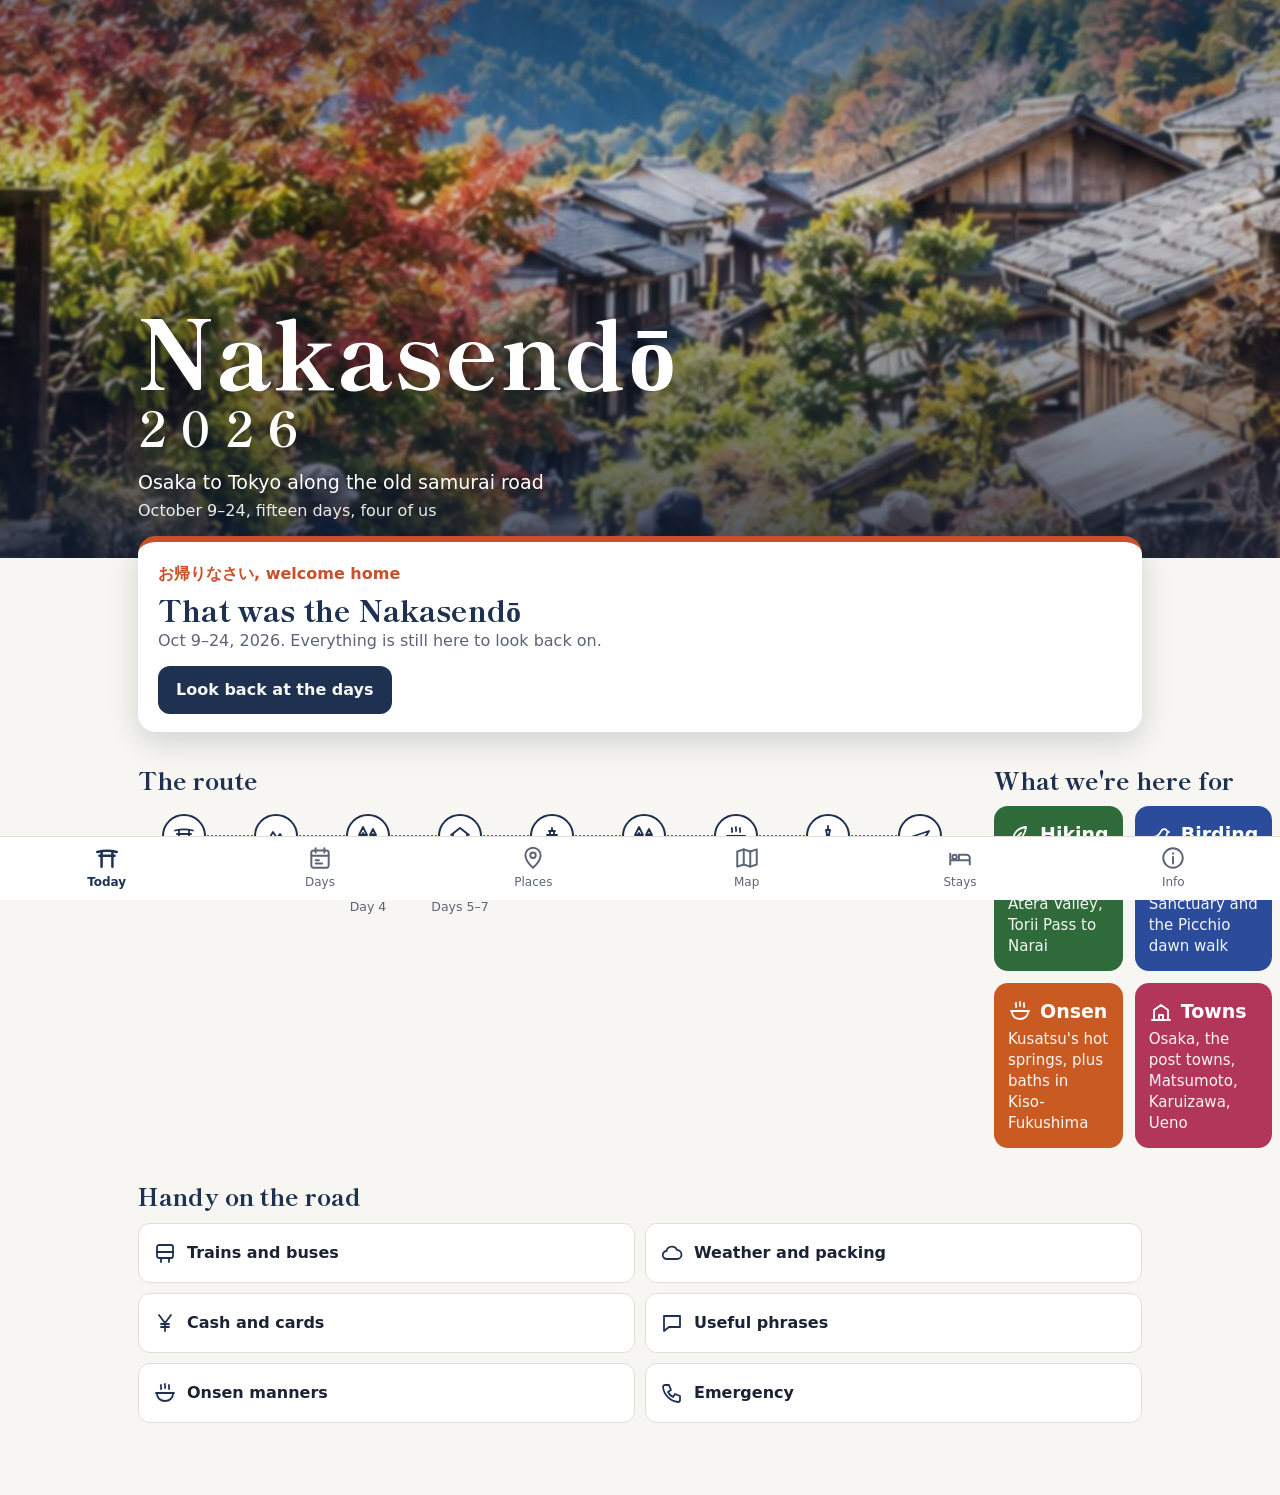
<file: 2026/nakasendo/index.html>
<!doctype html>
<html lang="en">
<head>
  <meta charset="utf-8">
  <meta name="viewport" content="width=device-width, initial-scale=1, viewport-fit=cover">
  <title>Nakasendō 2026</title>
  <meta name="description" content="Our 15-day trip: Osaka, the Nakasendō, Matsumoto, Karuizawa, Kusatsu Onsen and Tokyo.">
  <meta name="theme-color" content="#1e3150">
  <link rel="manifest" href="manifest.webmanifest">
  <link rel="icon" href="img/icon-192.png">
  <link rel="apple-touch-icon" href="img/apple-touch-icon.png">
  <meta name="apple-mobile-web-app-capable" content="yes">
  <meta name="apple-mobile-web-app-title" content="Nakasendō">
  <link rel="preconnect" href="https://fonts.googleapis.com">
  <link rel="preconnect" href="https://fonts.gstatic.com" crossorigin>
  <link href="https://fonts.googleapis.com/css2?family=Shippori+Mincho+B1:wght@700;800&family=Zen+Kaku+Gothic+New:wght@400;500;700&display=swap" rel="stylesheet">
  <link rel="stylesheet" href="assets/style.css">
</head>
<body data-page="today">
  <header class="hero">
    <div class="wrap">
      <h1>Nakasendō<span class="yr">2026</span></h1>
      <p class="route">Osaka to Tokyo along the old samurai road</p>
      <p class="dates">October 9–24, fifteen days, four of us</p>
    </div>
  </header>

  <main class="wrap">
    <section class="today" id="today" aria-live="polite"></section>

    <div class="home-grid">
      <section class="section" aria-labelledby="h-route">
        <h2 id="h-route">The route</h2>
        <div class="route-strip" id="route-strip"></div>
      </section>

      <section class="section" aria-labelledby="h-themes">
        <h2 id="h-themes">What we're here for</h2>
        <div class="themes">
          <a class="theme hike" href="map.html?cat=hike">
            <h3><svg viewBox="0 0 24 24" aria-hidden="true"><path d="M5 19c6 0 12-5 13-14-8 1-13 6-13 14z"/><path d="M5 19 13 11"/></svg>Hiking</h3>
            <p>Magome to Tsumago, Atera Valley, Torii Pass to Narai</p>
          </a>
          <a class="theme bird" href="map.html?cat=bird">
            <h3><svg viewBox="0 0 24 24" aria-hidden="true"><path d="M4 15c3 0 5-1 7-4l2-3a3 3 0 0 1 5 1l2 1-2 1c0 5-4 8-9 8H6"/></svg>Birding</h3>
            <p>Karuizawa Wild Bird Sanctuary and the Picchio dawn walk</p>
          </a>
          <a class="theme onsen" href="map.html?cat=onsen">
            <h3><svg viewBox="0 0 24 24" aria-hidden="true"><path d="M8 4c-1 1.5 1 2.5 0 4M12 3c-1 1.5 1 2.5 0 4M16 4c-1 1.5 1 2.5 0 4"/><path d="M4 13c0 4 3.5 7 8 7s8-3 8-7"/><path d="M3 12h18"/></svg>Onsen</h3>
            <p>Kusatsu's hot springs, plus baths in Kiso-Fukushima</p>
          </a>
          <a class="theme town" href="map.html?cat=town">
            <h3><svg viewBox="0 0 24 24" aria-hidden="true"><path d="M3 21h18M5 21V11l7-5 7 5v10"/><path d="M10 21v-5h4v5"/></svg>Towns</h3>
            <p>Osaka, the post towns, Matsumoto, Karuizawa, Ueno</p>
          </a>
        </div>
      </section>
    </div>

    <section class="section" aria-labelledby="h-quick">
      <h2 id="h-quick">Handy on the road</h2>
      <div class="quick">
        <a href="info.html#transport"><svg viewBox="0 0 24 24" aria-hidden="true"><rect x="4" y="4" width="16" height="13" rx="2"/><path d="M4 11h16M8 21v-4M16 21v-4"/></svg>Trains and buses</a>
        <a href="info.html#weather"><svg viewBox="0 0 24 24" aria-hidden="true"><path d="M7 18a4 4 0 0 1-.5-8A5.5 5.5 0 0 1 17 9a4.5 4.5 0 0 1 0 9z"/></svg>Weather and packing</a>
        <a href="info.html#money"><svg viewBox="0 0 24 24" aria-hidden="true"><path d="M6 4l6 8 6-8M12 12v8M8 13h8M8 16h8"/></svg>Cash and cards</a>
        <a href="info.html#phrases"><svg viewBox="0 0 24 24" aria-hidden="true"><path d="M4 5h16v11H9l-5 4z"/></svg>Useful phrases</a>
        <a href="info.html#onsen"><svg viewBox="0 0 24 24" aria-hidden="true"><path d="M8 4c-1 1.5 1 2.5 0 4M12 3c-1 1.5 1 2.5 0 4M16 4c-1 1.5 1 2.5 0 4"/><path d="M4 13c0 4 3.5 7 8 7s8-3 8-7"/><path d="M3 12h18"/></svg>Onsen manners</a>
        <a href="info.html#emergency"><svg viewBox="0 0 24 24" aria-hidden="true"><path d="M5 4h4l2 5-3 2a11 11 0 0 0 5 5l2-3 5 2v4a2 2 0 0 1-2 2A17 17 0 0 1 3 6a2 2 0 0 1 2-2z"/></svg>Emergency</a>
      </div>
    </section>
  </main>

  <script src="assets/data.js"></script>
  <script src="assets/app.js"></script>
</body>
</html>
</file>
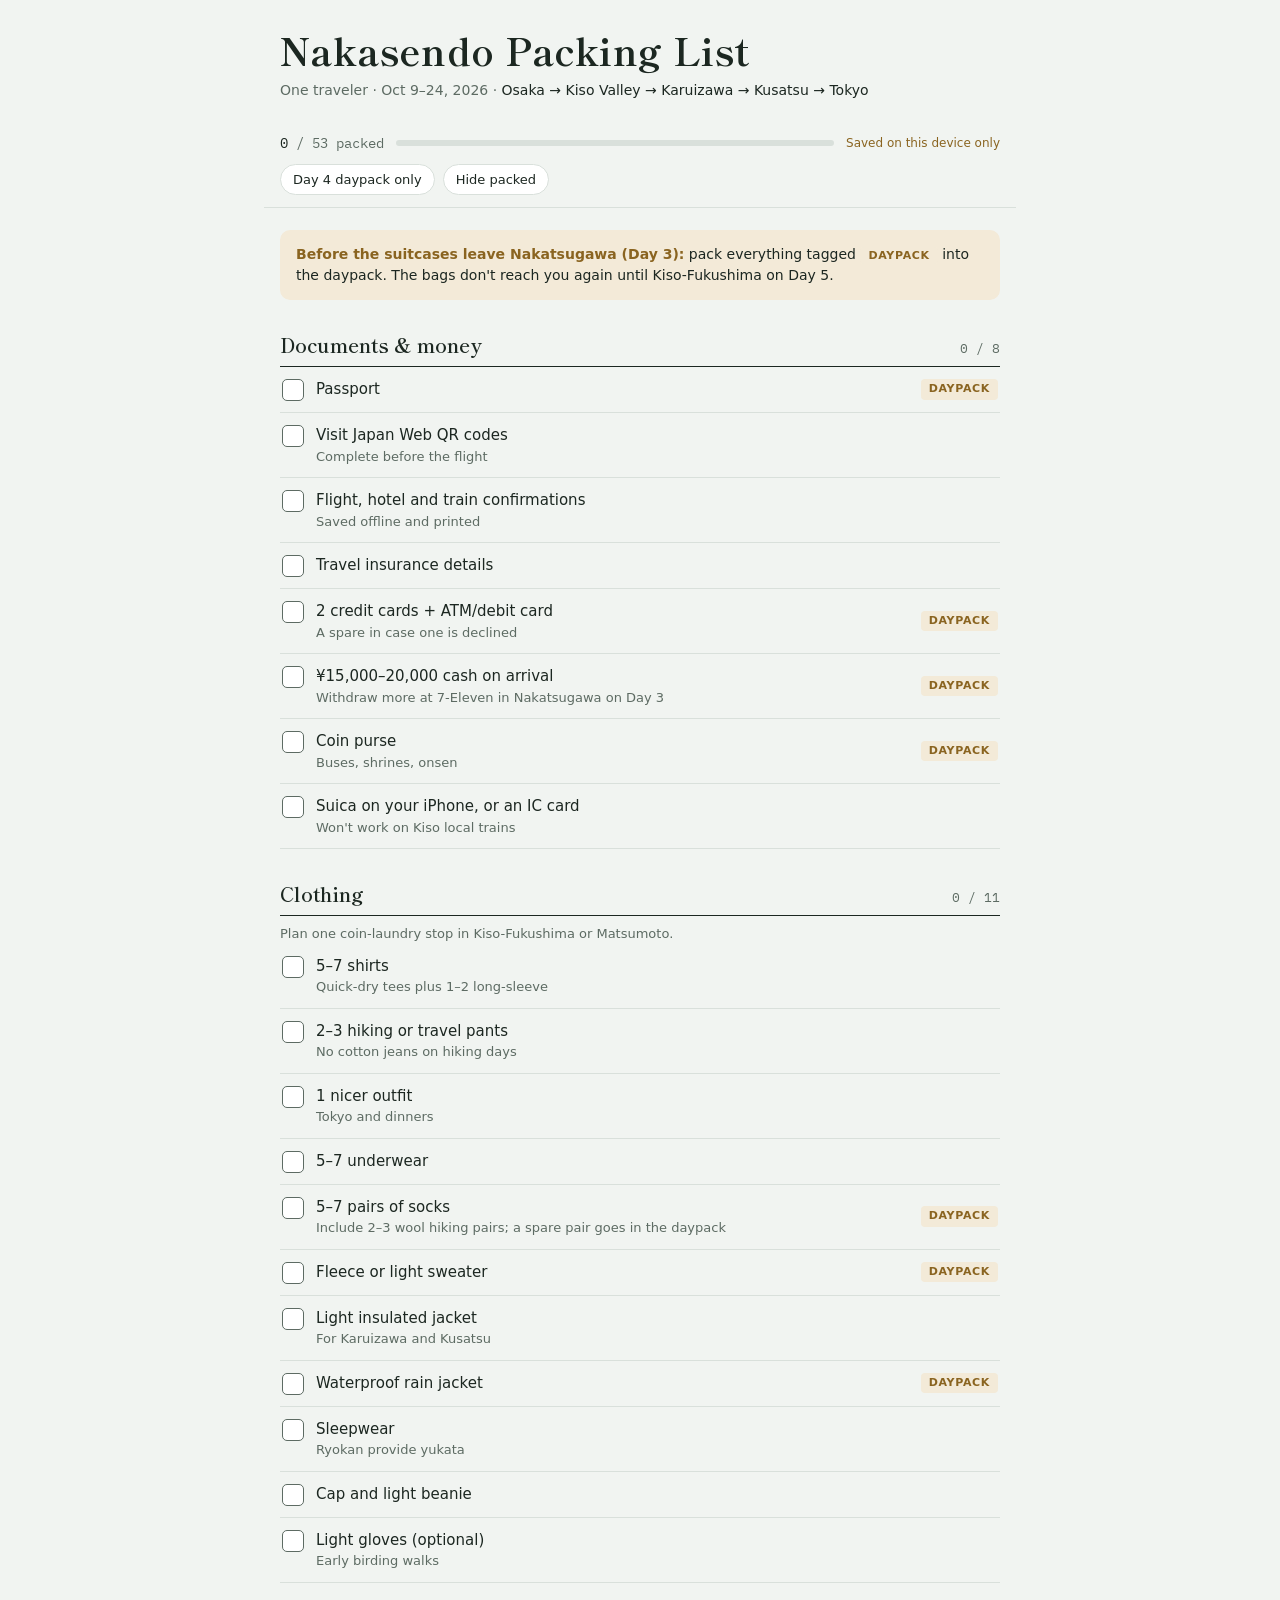
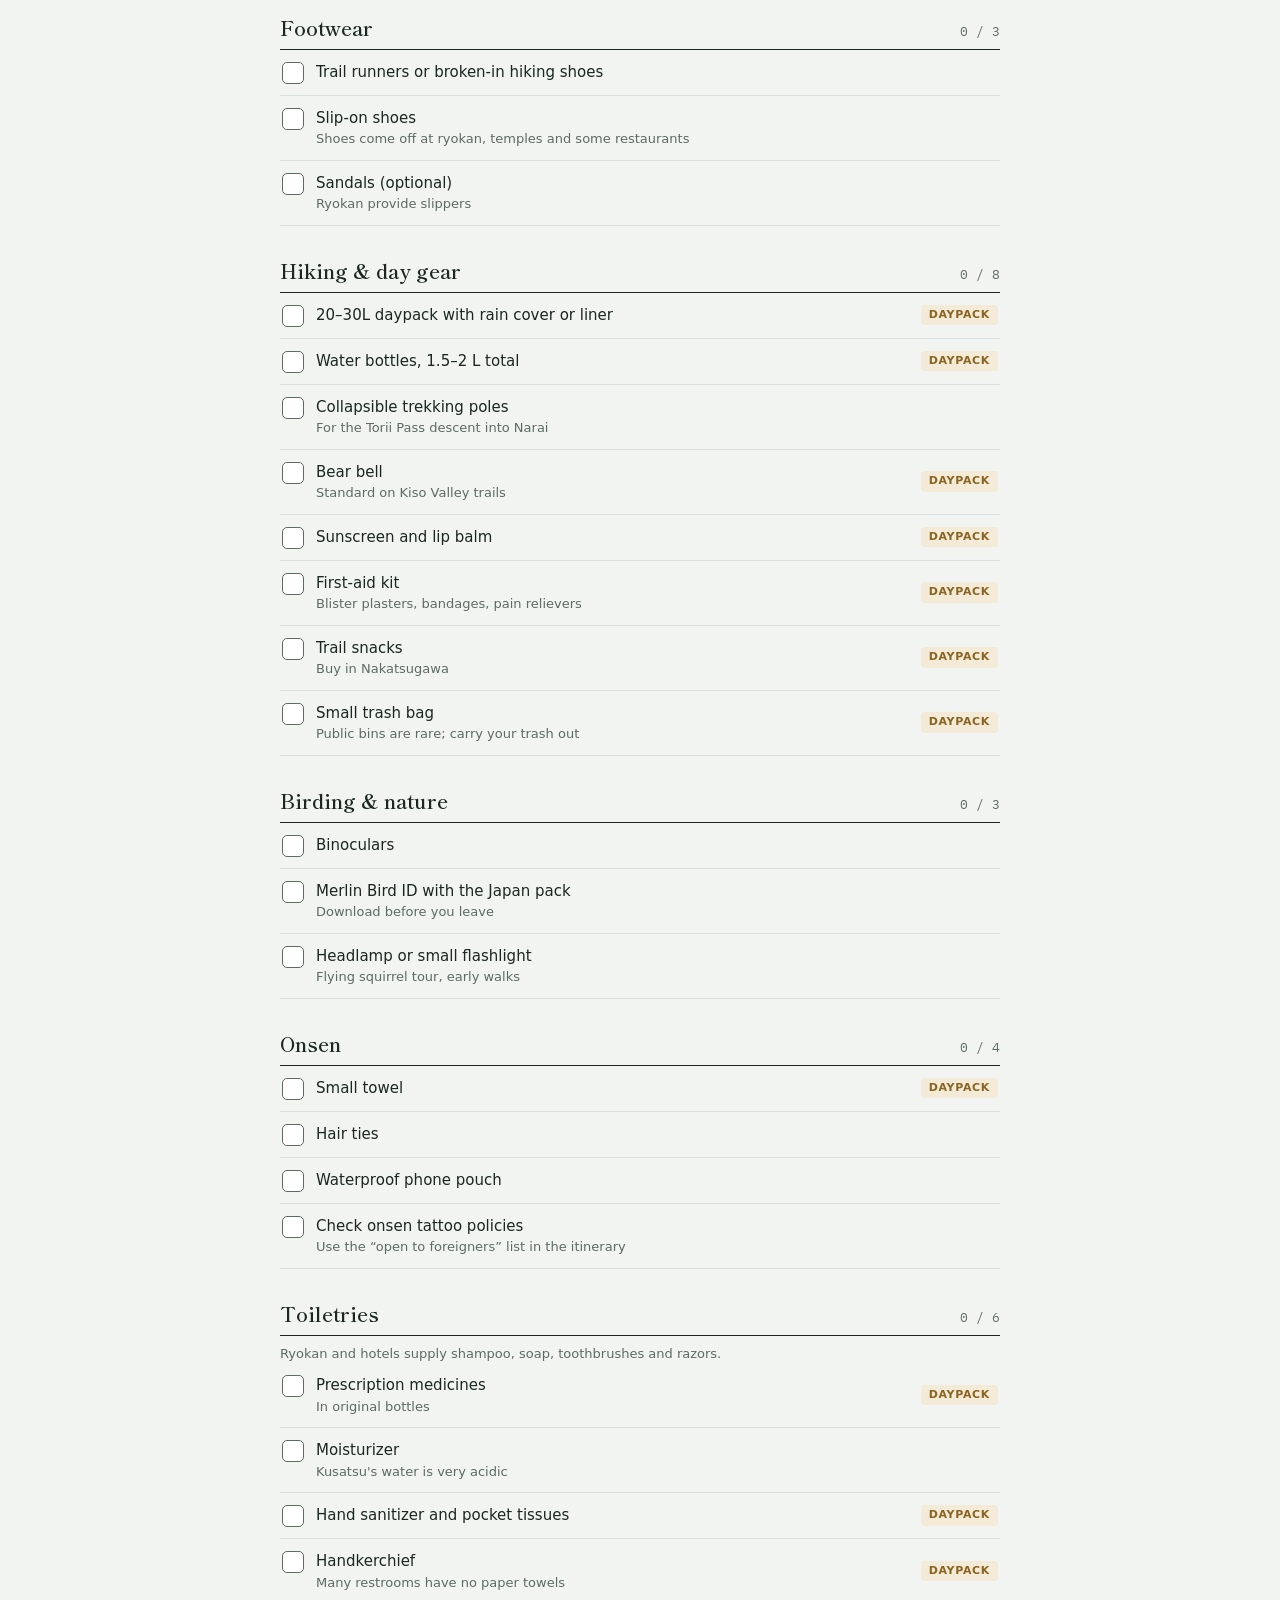
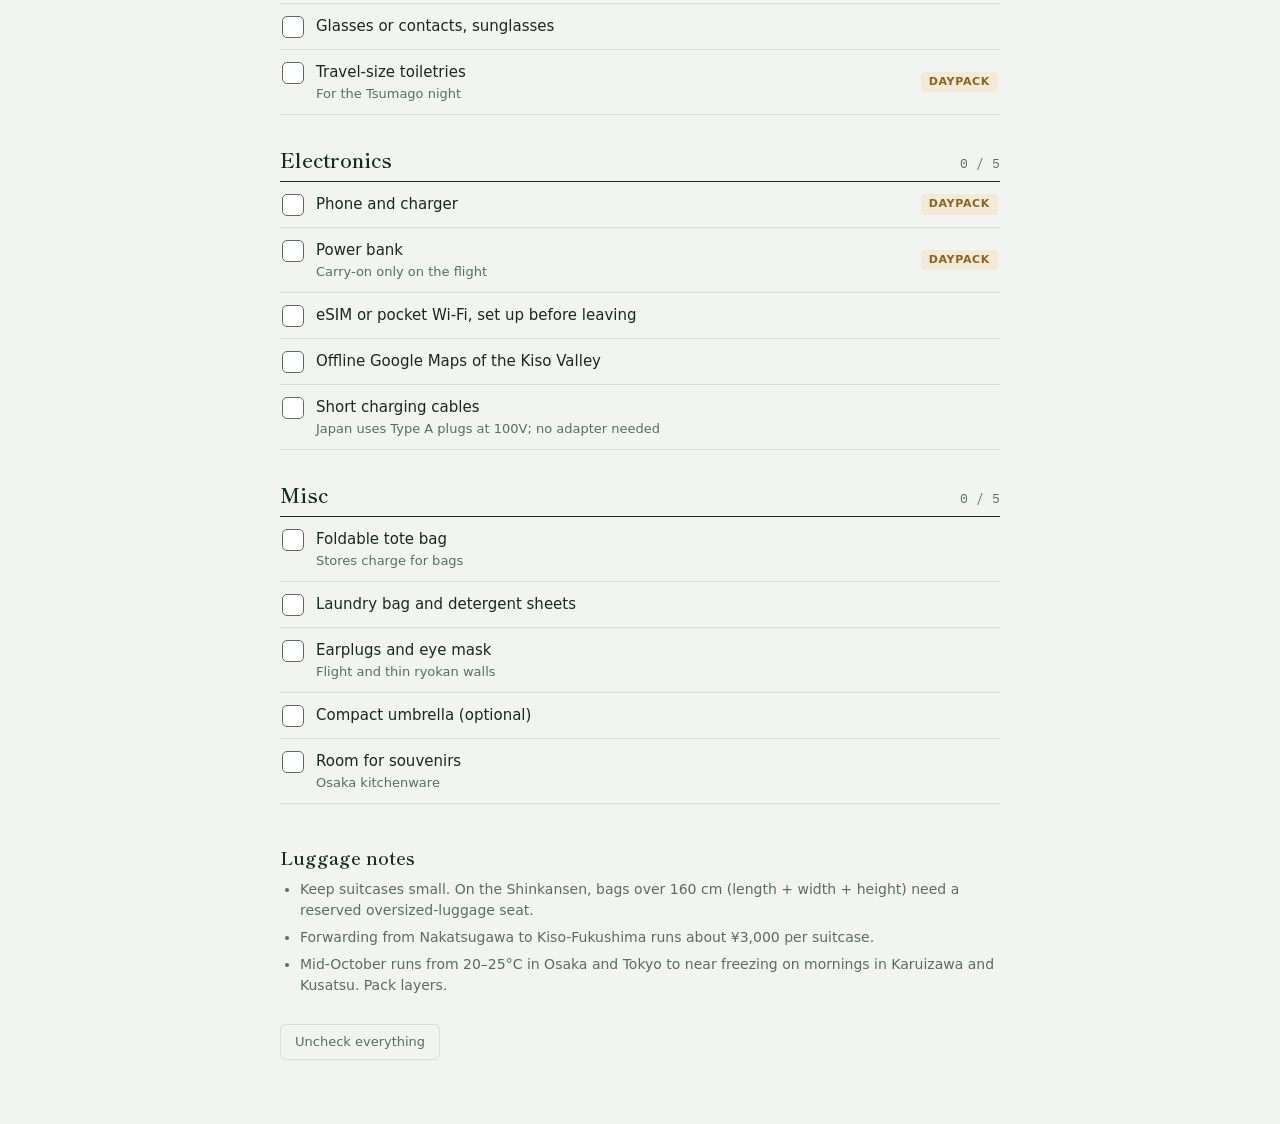
<file: 2026/Nakasendo-Packing.html>
<!doctype html><html lang="en"><head><meta charset="utf-8"><meta name="viewport" content="width=device-width,initial-scale=1,viewport-fit=cover"><style>:root{color-scheme:light;box-sizing:border-box;padding-top:env(safe-area-inset-top,0px);padding-bottom:env(safe-area-inset-bottom,0px)}html{scroll-padding-top:env(safe-area-inset-top,0px)}body{margin:0;padding:0;font:14px -apple-system,BlinkMacSystemFont,sans-serif;background:#faf9f5;color:#141413}img{max-width:100%}[hidden]:not([hidden=until-found i]){display:none!important}</style></head><body>
<title>Nakasendo Packing List</title>
<link rel="stylesheet" href="https://fonts.googleapis.com/css2?family=IBM+Plex+Mono:wght@500&family=Shippori+Mincho:wght@600;700&family=Zen+Kaku+Gothic+New:wght@400;500;700&display=swap">
<style id="css">
:root{
  --bg:#f1f4f1; --surface:#ffffff; --ink:#1c2721; --muted:#5d6b63; --line:#d9e0db;
  --accent:#2b4c7e; --accent-soft:#e3e9f3; --gold:#8a6420; --gold-soft:#f3ead8;
  --done:#7d8a83; --focus:#2b4c7e;
  --f-display:"Shippori Mincho","Hiragino Mincho ProN","Yu Mincho",Georgia,serif;
  --f-body:"Zen Kaku Gothic New","Hiragino Sans",system-ui,-apple-system,"Segoe UI",sans-serif;
  --f-mono:"IBM Plex Mono",ui-monospace,SFMono-Regular,Menlo,monospace;
}
@media (prefers-color-scheme:dark){
  :root:not([data-theme="light"]){
    color-scheme:dark;
    --bg:#111713; --surface:#18201b; --ink:#e3e9e4; --muted:#9aa89f; --line:#2a352e;
    --accent:#93acd8; --accent-soft:#1f2a3b; --gold:#d9b168; --gold-soft:#2c2618;
    --done:#6f7d75; --focus:#93acd8;
  }
}
:root[data-theme="dark"]{
  color-scheme:dark;
  --bg:#111713; --surface:#18201b; --ink:#e3e9e4; --muted:#9aa89f; --line:#2a352e;
  --accent:#93acd8; --accent-soft:#1f2a3b; --gold:#d9b168; --gold-soft:#2c2618;
  --done:#6f7d75; --focus:#93acd8;
}
*{box-sizing:border-box}
body{background:var(--bg);color:var(--ink);font-family:var(--f-body);font-size:15px;line-height:1.5;padding:0 16px}
.wrap{max-width:720px;margin:0 auto;padding-block:28px 64px}
h1{font-family:var(--f-display);font-weight:700;font-size:clamp(28px,6vw,38px);line-height:1.15;margin:0;text-wrap:balance;letter-spacing:.01em}
.route{margin:8px 0 0;color:var(--muted);font-size:14px}
.route b{color:var(--ink);font-weight:500}

.bar{position:sticky;top:env(safe-area-inset-top,0px);z-index:5;background:var(--bg);margin:20px -16px 0;padding:12px 16px 12px;border-bottom:1px solid var(--line)}
.bar-row{display:flex;align-items:center;gap:12px;flex-wrap:wrap}
.total{font-family:var(--f-mono);font-size:14px;font-variant-numeric:tabular-nums;white-space:nowrap}
.total span{color:var(--muted)}
.meter{flex:1 1 140px;height:6px;background:var(--line);border-radius:3px;overflow:hidden;min-width:100px}
.meter i{display:block;height:100%;width:0;background:var(--accent);transition:width .25s ease}
.status{font-size:12px;color:var(--muted);white-space:nowrap}
.status.warn{color:var(--gold)}
.filters{display:flex;gap:8px;flex-wrap:wrap;margin-top:10px}
.chip-btn{font:inherit;font-size:13px;border:1px solid var(--line);background:var(--surface);color:var(--ink);padding:5px 12px;border-radius:999px;cursor:pointer}
.chip-btn[aria-pressed="true"]{background:var(--accent);border-color:var(--accent);color:var(--bg)}
.chip-btn:focus-visible,.item input:focus-visible+.box,.reset:focus-visible{outline:2px solid var(--focus);outline-offset:2px}

.handoff{margin-top:22px;background:var(--gold-soft);border-radius:10px;padding:14px 16px;font-size:14px}
.handoff strong{color:var(--gold);font-weight:700}

section{margin-top:30px}
.sec-head{display:flex;align-items:baseline;justify-content:space-between;gap:12px;border-bottom:1px solid var(--ink);padding-bottom:6px}
h2{font-family:var(--f-display);font-weight:600;font-size:20px;margin:0}
.count{font-family:var(--f-mono);font-size:13px;color:var(--muted);font-variant-numeric:tabular-nums}
.count.full{color:var(--accent)}
.sec-note{margin:8px 0 0;font-size:13px;color:var(--muted)}
ul{list-style:none;margin:0;padding:0}
.item{border-bottom:1px solid var(--line)}
.item label{display:flex;gap:12px;align-items:flex-start;padding:11px 2px;cursor:pointer}
.item input{position:absolute;opacity:0;width:1px;height:1px}
.box{flex:none;width:22px;height:22px;margin-top:1px;border:1.5px solid var(--muted);border-radius:5px;display:grid;place-items:center;background:var(--surface);transition:background .15s,border-color .15s}
.box::after{content:"";width:6px;height:11px;border:solid var(--bg);border-width:0 2.5px 2.5px 0;transform:rotate(45deg) translate(-1px,-1px);opacity:0}
.item input:checked+.box{background:var(--accent);border-color:var(--accent)}
.item input:checked+.box::after{opacity:1}
.txt{flex:1;min-width:0}
.name{display:block;font-weight:500}
.note{display:block;font-size:13px;color:var(--muted)}
.item.on .name{color:var(--done);text-decoration:line-through;text-decoration-thickness:1px}
.day{flex:none;align-self:center;font-size:11px;font-weight:700;letter-spacing:.06em;text-transform:uppercase;color:var(--gold);background:var(--gold-soft);padding:2px 8px;border-radius:4px}

.only-day .item:not([data-day]){display:none}
.hide-done .item.on{display:none}
section.empty{display:none}

.tips{margin-top:40px;font-size:14px;color:var(--muted)}
.tips h2{color:var(--ink);font-size:18px;margin-bottom:8px}
.tips ul{list-style:disc;padding-left:20px;display:grid;gap:6px}
.reset{margin-top:28px;font:inherit;font-size:13px;background:none;border:1px solid var(--line);color:var(--muted);padding:7px 14px;border-radius:6px;cursor:pointer}
.reset.arm{border-color:var(--gold);color:var(--gold)}
@media (prefers-reduced-motion:reduce){*{transition:none!important}}
</style>
<template id="markup"><div class="wrap" id="app">
  <h1>Nakasendo Packing List</h1>
  <p class="route">One traveler · Oct 9–24, 2026 · <b>Osaka → Kiso Valley → Karuizawa → Kusatsu → Tokyo</b></p>
  <div class="bar">
    <div class="bar-row">
      <div class="total" id="total">0 <span>/ 0 packed</span></div>
      <div class="meter" aria-hidden="true"><i id="meter"></i></div>
      <div class="status" id="status" role="status">Connecting…</div>
    </div>
    <div class="filters">
      <button class="chip-btn" id="f-day" aria-pressed="false" type="button">Day 4 daypack only</button>
      <button class="chip-btn" id="f-done" aria-pressed="false" type="button">Hide packed</button>
    </div>
  </div>
  <div class="handoff"><strong>Before the suitcases leave Nakatsugawa (Day 3):</strong> pack everything tagged <span class="day">Daypack</span> into the daypack. The bags don't reach you again until Kiso-Fukushima on Day 5.</div>
  <div id="list"></div>
  <div class="tips">
    <h2>Luggage notes</h2>
    <ul>
      <li>Keep suitcases small. On the Shinkansen, bags over 160 cm (length + width + height) need a reserved oversized-luggage seat.</li>
      <li>Forwarding from Nakatsugawa to Kiso-Fukushima runs about ¥3,000 per suitcase.</li>
      <li>Mid-October runs from 20–25°C in Osaka and Tokyo to near freezing on mornings in Karuizawa and Kusatsu. Pack layers.</li>
    </ul>
    <button class="reset" id="reset" type="button">Uncheck everything</button>
  </div>
</div></template>
<script type="application/json" id="state">{"checked":{}}</script>
<script id="main">
(function(){
var SECTIONS=[
 {id:"docs",title:"Documents & money",items:[
  ["passports","Passport","",1],
  ["vjw","Visit Japan Web QR codes","Complete before the flight"],
  ["confirms","Flight, hotel and train confirmations","Saved offline and printed"],
  ["insurance","Travel insurance details",""],
  ["cards","2 credit cards + ATM/debit card","A spare in case one is declined",1],
  ["yen","¥15,000–20,000 cash on arrival","Withdraw more at 7-Eleven in Nakatsugawa on Day 3",1],
  ["coins","Coin purse","Buses, shrines, onsen",1],
  ["suica","Suica on your iPhone, or an IC card","Won't work on Kiso local trains"]]},
 {id:"clothes",title:"Clothing",note:"Plan one coin-laundry stop in Kiso-Fukushima or Matsumoto.",items:[
  ["shirts","5–7 shirts","Quick-dry tees plus 1–2 long-sleeve"],
  ["pants","2–3 hiking or travel pants","No cotton jeans on hiking days"],
  ["nice","1 nicer outfit","Tokyo and dinners"],
  ["underwear","5–7 underwear",""],
  ["socks","5–7 pairs of socks","Include 2–3 wool hiking pairs; a spare pair goes in the daypack",1],
  ["fleece","Fleece or light sweater","",1],
  ["puffy","Light insulated jacket","For Karuizawa and Kusatsu"],
  ["rain","Waterproof rain jacket","",1],
  ["sleep","Sleepwear","Ryokan provide yukata"],
  ["hat","Cap and light beanie",""],
  ["gloves","Light gloves (optional)","Early birding walks"]]},
 {id:"shoes",title:"Footwear",items:[
  ["trail","Trail runners or broken-in hiking shoes",""],
  ["slipon","Slip-on shoes","Shoes come off at ryokan, temples and some restaurants"],
  ["sandals","Sandals (optional)","Ryokan provide slippers"]]},
 {id:"hike",title:"Hiking & day gear",items:[
  ["daypack","20–30L daypack with rain cover or liner","",1],
  ["water","Water bottles, 1.5–2 L total","",1],
  ["poles","Collapsible trekking poles","For the Torii Pass descent into Narai"],
  ["bell","Bear bell","Standard on Kiso Valley trails",1],
  ["sunscreen","Sunscreen and lip balm","",1],
  ["firstaid","First-aid kit","Blister plasters, bandages, pain relievers",1],
  ["snacks","Trail snacks","Buy in Nakatsugawa",1],
  ["trash","Small trash bag","Public bins are rare; carry your trash out",1]]},
 {id:"birds",title:"Birding & nature",items:[
  ["binos","Binoculars",""],
  ["merlin","Merlin Bird ID with the Japan pack","Download before you leave"],
  ["headlamp","Headlamp or small flashlight","Flying squirrel tour, early walks"]]},
 {id:"onsen",title:"Onsen",items:[
  ["towel","Small towel","",1],
  ["hairties","Hair ties",""],
  ["pouch","Waterproof phone pouch",""],
  ["tattoo","Check onsen tattoo policies","Use the “open to foreigners” list in the itinerary"]]},
 {id:"toiletries",title:"Toiletries",note:"Ryokan and hotels supply shampoo, soap, toothbrushes and razors.",items:[
  ["meds","Prescription medicines","In original bottles",1],
  ["moist","Moisturizer","Kusatsu's water is very acidic"],
  ["sanitizer","Hand sanitizer and pocket tissues","",1],
  ["hanky","Handkerchief","Many restrooms have no paper towels",1],
  ["eyes","Glasses or contacts, sunglasses",""],
  ["travelsize","Travel-size toiletries","For the Tsumago night",1]]},
 {id:"tech",title:"Electronics",items:[
  ["phones","Phone and charger","",1],
  ["powerbank","Power bank","Carry-on only on the flight",1],
  ["esim","eSIM or pocket Wi-Fi, set up before leaving",""],
  ["offline","Offline Google Maps of the Kiso Valley",""],
  ["cables","Short charging cables","Japan uses Type A plugs at 100V; no adapter needed"]]},
 {id:"misc",title:"Misc",items:[
  ["tote","Foldable tote bag","Stores charge for bags"],
  ["laundry","Laundry bag and detergent sheets",""],
  ["ear","Earplugs and eye mask","Flight and thin ryokan walls"],
  ["umbrella","Compact umbrella (optional)",""],
  ["space","Room for souvenirs","Osaka kitchenware"]]}
];
var TITLE="Nakasendo Packing List";
var FONTS='<link rel="stylesheet" href="https://fonts.googleapis.com/css2?family=IBM+Plex+Mono:wght@500&family=Shippori+Mincho:wght@600;700&family=Zen+Kaku+Gothic+New:wght@400;500;700&display=swap">';
var PREFIX='<!doctype html><html><head><meta charset=utf8><meta name=viewport content="width=device-width,initial-scale=1,viewport-fit=cover"><style>:root{color-scheme:light;box-sizing:border-box;padding-top:env(safe-area-inset-top,0px);padding-bottom:env(safe-area-inset-bottom,0px)}html{scroll-padding-top:env(safe-area-inset-top,0px)}body{margin:0;padding:0;font:14px -apple-system,BlinkMacSystemFont,sans-serif;background:#faf9f5;color:#141413}img{max-width:100%}[hidden]:not([hidden=until-found i]){display:none!important}</style></head><body>\n';
var PEND="nakasendo-pending",LOCAL="nakasendo-local",PREFS="nakasendo-prefs";

function store(s,k,v){try{var o=window[s];if(v===undefined)return o.getItem(k);if(v===null)o.removeItem(k);else o.setItem(k,v);}catch(e){return null}}
function parse(t,d){try{return JSON.parse(t)||d}catch(e){return d}}
function esc(s){return String(s).replace(/[&<>"]/g,function(c){return{"&":"&amp;","<":"&lt;",">":"&gt;",'"':"&quot;"}[c]})}

var saved=parse(document.getElementById("state").textContent,{}).checked||{};
var checked=Object.assign({},saved);
var pending=parse(store("sessionStorage",PEND),{});
var mode="pending",art=null,timer=null,retried=false;
Object.keys(pending).forEach(function(k){if(pending[k])checked[k]=true;else delete checked[k];});

var tpl=document.getElementById("markup");tpl.parentNode.insertBefore(tpl.content.cloneNode(true),tpl);
var list=document.getElementById("list"),app=document.getElementById("app");
list.innerHTML=SECTIONS.map(function(s){
  return '<section id="s-'+s.id+'"><div class="sec-head"><h2>'+esc(s.title)+'</h2><span class="count"></span></div>'+
   (s.note?'<p class="sec-note">'+esc(s.note)+'</p>':'')+'<ul>'+
   s.items.map(function(it){
     return '<li class="item" data-id="'+it[0]+'"'+(it[3]?' data-day':'')+'><label><input type="checkbox" id="c-'+it[0]+'"><span class="box"></span>'+
      '<span class="txt"><span class="name">'+esc(it[1])+'</span>'+(it[2]?'<span class="note">'+esc(it[2])+'</span>':'')+'</span>'+
      (it[3]?'<span class="day">Daypack</span>':'')+'</label></li>';
   }).join("")+'</ul></section>';
}).join("");

function paint(){
  var all=0,done=0;
  SECTIONS.forEach(function(s){
    var sec=document.getElementById("s-"+s.id),n=0,d=0,vis=0;
    var onlyDay=app.classList.contains("only-day"),hide=app.classList.contains("hide-done");
    s.items.forEach(function(it){
      var on=!!checked[it[0]],li=sec.querySelector('[data-id="'+it[0]+'"]');
      li.classList.toggle("on",on);li.querySelector("input").checked=on;
      if(onlyDay&&!it[3])return;
      n++;if(on)d++;if(!(hide&&on))vis++;
    });
    all+=n;done+=d;
    var c=sec.querySelector(".count");c.textContent=d+" / "+n;c.classList.toggle("full",n>0&&d===n);
    sec.classList.toggle("empty",vis===0);
  });
  document.getElementById("total").innerHTML=done+' <span>/ '+all+' packed</span>';
  document.getElementById("meter").style.width=(all?done/all*100:0)+"%";
}
function status(t,warn){var el=document.getElementById("status");el.textContent=t;el.classList.toggle("warn",!!warn);}

list.addEventListener("change",function(e){
  var li=e.target.closest(".item");if(!li)return;
  var id=li.getAttribute("data-id"),on=e.target.checked;
  if(on)checked[id]=true;else delete checked[id];
  pending[id]=on;paint();schedule();
});

function buildDoc(){
  var keys=Object.keys(checked).sort(),c={};keys.forEach(function(k){c[k]=true});
  var json=JSON.stringify({checked:c}).replace(/</g,"\\u003c");
  var S="scr"+"ipt";
  return PREFIX+"<title>"+TITLE+"</title>\n"+FONTS+'\n<style id="css">'+document.getElementById("css").textContent+"</style>\n"+
    '<template id="markup">'+document.getElementById("markup").innerHTML+"</template>"+
    '\n<'+S+' type="application/json" id="state">'+json+"</"+S+">\n<"+S+' id="main">'+document.getElementById("main").textContent+"</"+S+"></body></html>";
}

function schedule(){clearTimeout(timer);if(mode==="shared")status("Unsaved changes…");timer=setTimeout(save,2000);}
function saveLocal(){store("localStorage",LOCAL,JSON.stringify(checked));pending={};store("sessionStorage",PEND,null);status("Saved on this device only",true);}
function save(){
  clearTimeout(timer);
  if(mode==="local")return saveLocal();
  if(mode!=="shared"||!Object.keys(pending).length)return;
  store("sessionStorage",PEND,JSON.stringify(pending));
  status("Saving…");
  art.publish(buildDoc()).then(function(){pending={};store("sessionStorage",PEND,null);status("All changes saved");},function(e){
    var c=e&&e.code;
    if(c==="conflict"){status("Syncing with a newer version…");return;}
    if(c==="rate_limited"){status("Saving shortly…");timer=setTimeout(save,15000);return;}
    if((c==="upstream_error"||!c)&&!retried){retried=true;timer=setTimeout(save,2000+Math.random()*2000);return;}
    if(c==="too_large"||c==="invalid_content"||c==="transform_error"||c==="upstream_error"||!c){status("Couldn't save. Changes kept on this device.",true);mode="local";saveLocal();return;}
    mode="local";saveLocal();status("View only · ticks saved on this device",true);
  });
}
document.addEventListener("visibilitychange",function(){if(document.visibilityState==="hidden"&&timer)save();});

function goLocal(){
  mode="local";
  var loc=parse(store("localStorage",LOCAL),null);
  if(loc){checked=loc;Object.keys(pending).forEach(function(k){if(pending[k])checked[k]=true;else delete checked[k];});}
  paint();
  if(Object.keys(pending).length)saveLocal();else status("Saved on this device only",true);
}
var cl=window.claude&&window.claude.use?window.claude.use("artifact"):Promise.resolve(null);
cl.then(function(a){
  if(!a)return goLocal();
  art=a;mode="shared";
  var diff=Object.keys(pending).some(function(k){return !!saved[k]!==!!pending[k]});
  if(diff){save();}else{pending={};store("sessionStorage",PEND,null);status("All changes saved");}
},goLocal);

var prefs=parse(store("localStorage",PREFS),{});
function setFilter(btn,cls,key){
  var on=!!prefs[key];app.classList.toggle(cls,on);btn.setAttribute("aria-pressed",on?"true":"false");
  btn.onclick=function(){prefs[key]=!prefs[key];store("localStorage",PREFS,JSON.stringify(prefs));setFilter(btn,cls,key);paint();};
}
setFilter(document.getElementById("f-day"),"only-day","day");
setFilter(document.getElementById("f-done"),"hide-done","done");

var reset=document.getElementById("reset"),armT=null;
reset.onclick=function(){
  if(!reset.classList.contains("arm")){reset.classList.add("arm");reset.textContent="Tap again to uncheck all";armT=setTimeout(function(){reset.classList.remove("arm");reset.textContent="Uncheck everything";},4000);return;}
  clearTimeout(armT);reset.classList.remove("arm");reset.textContent="Uncheck everything";
  Object.keys(checked).forEach(function(k){pending[k]=false});
  SECTIONS.forEach(function(s){s.items.forEach(function(it){if(saved[it[0]])pending[it[0]]=false})});
  checked={};paint();schedule();
};
paint();
})();
</script>
</body></html>
</file>
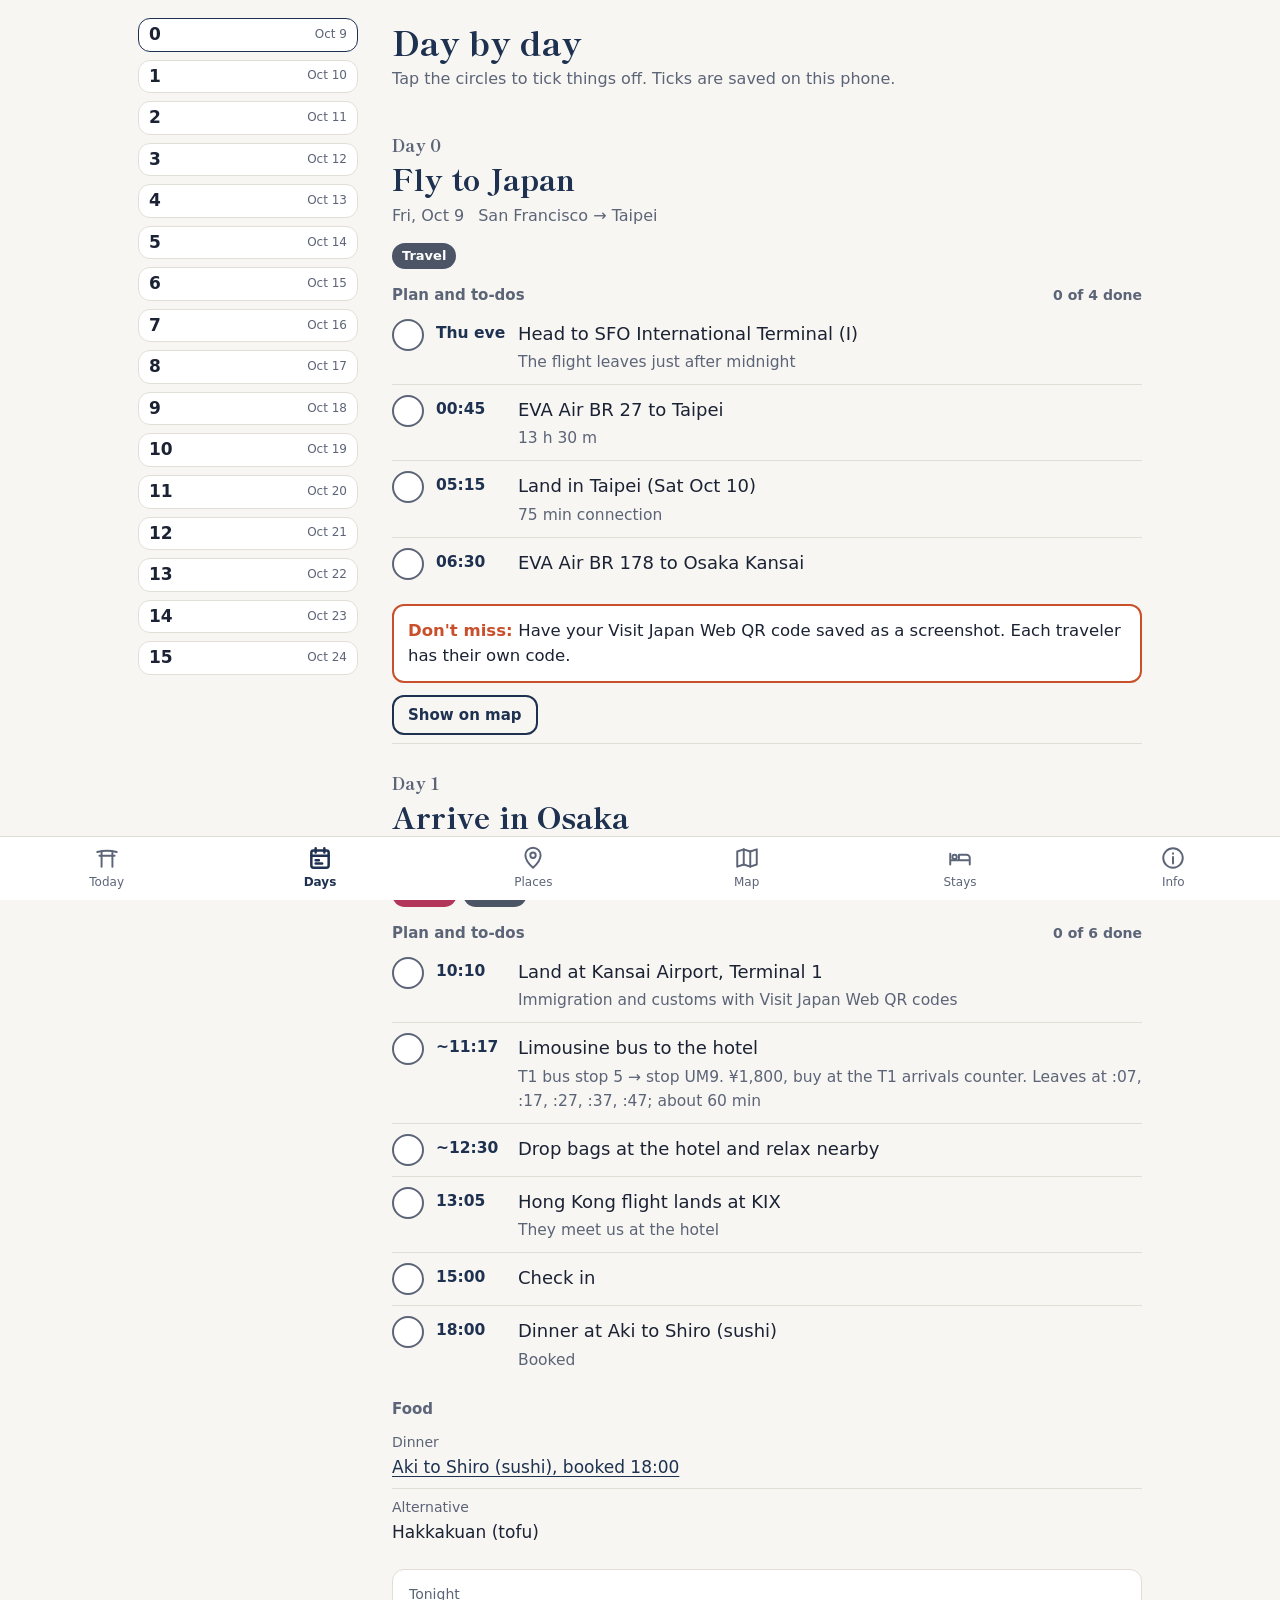
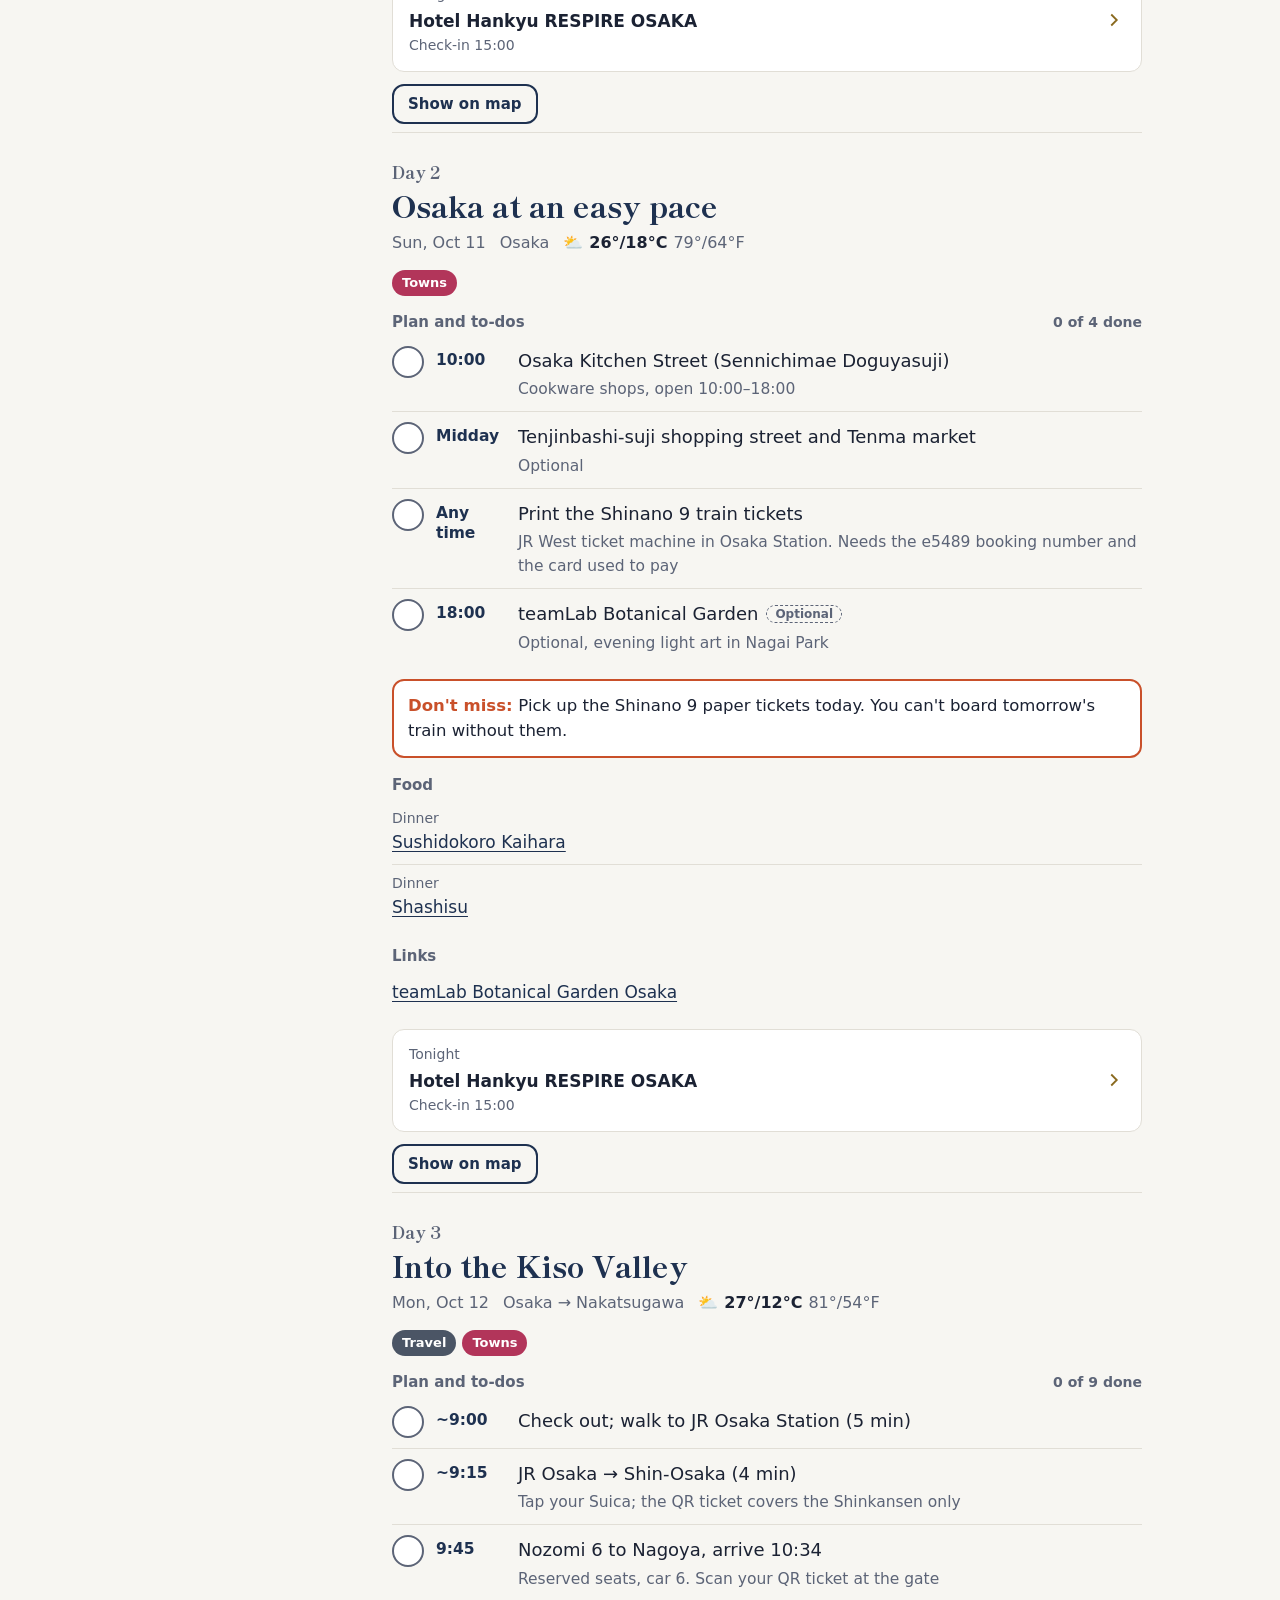
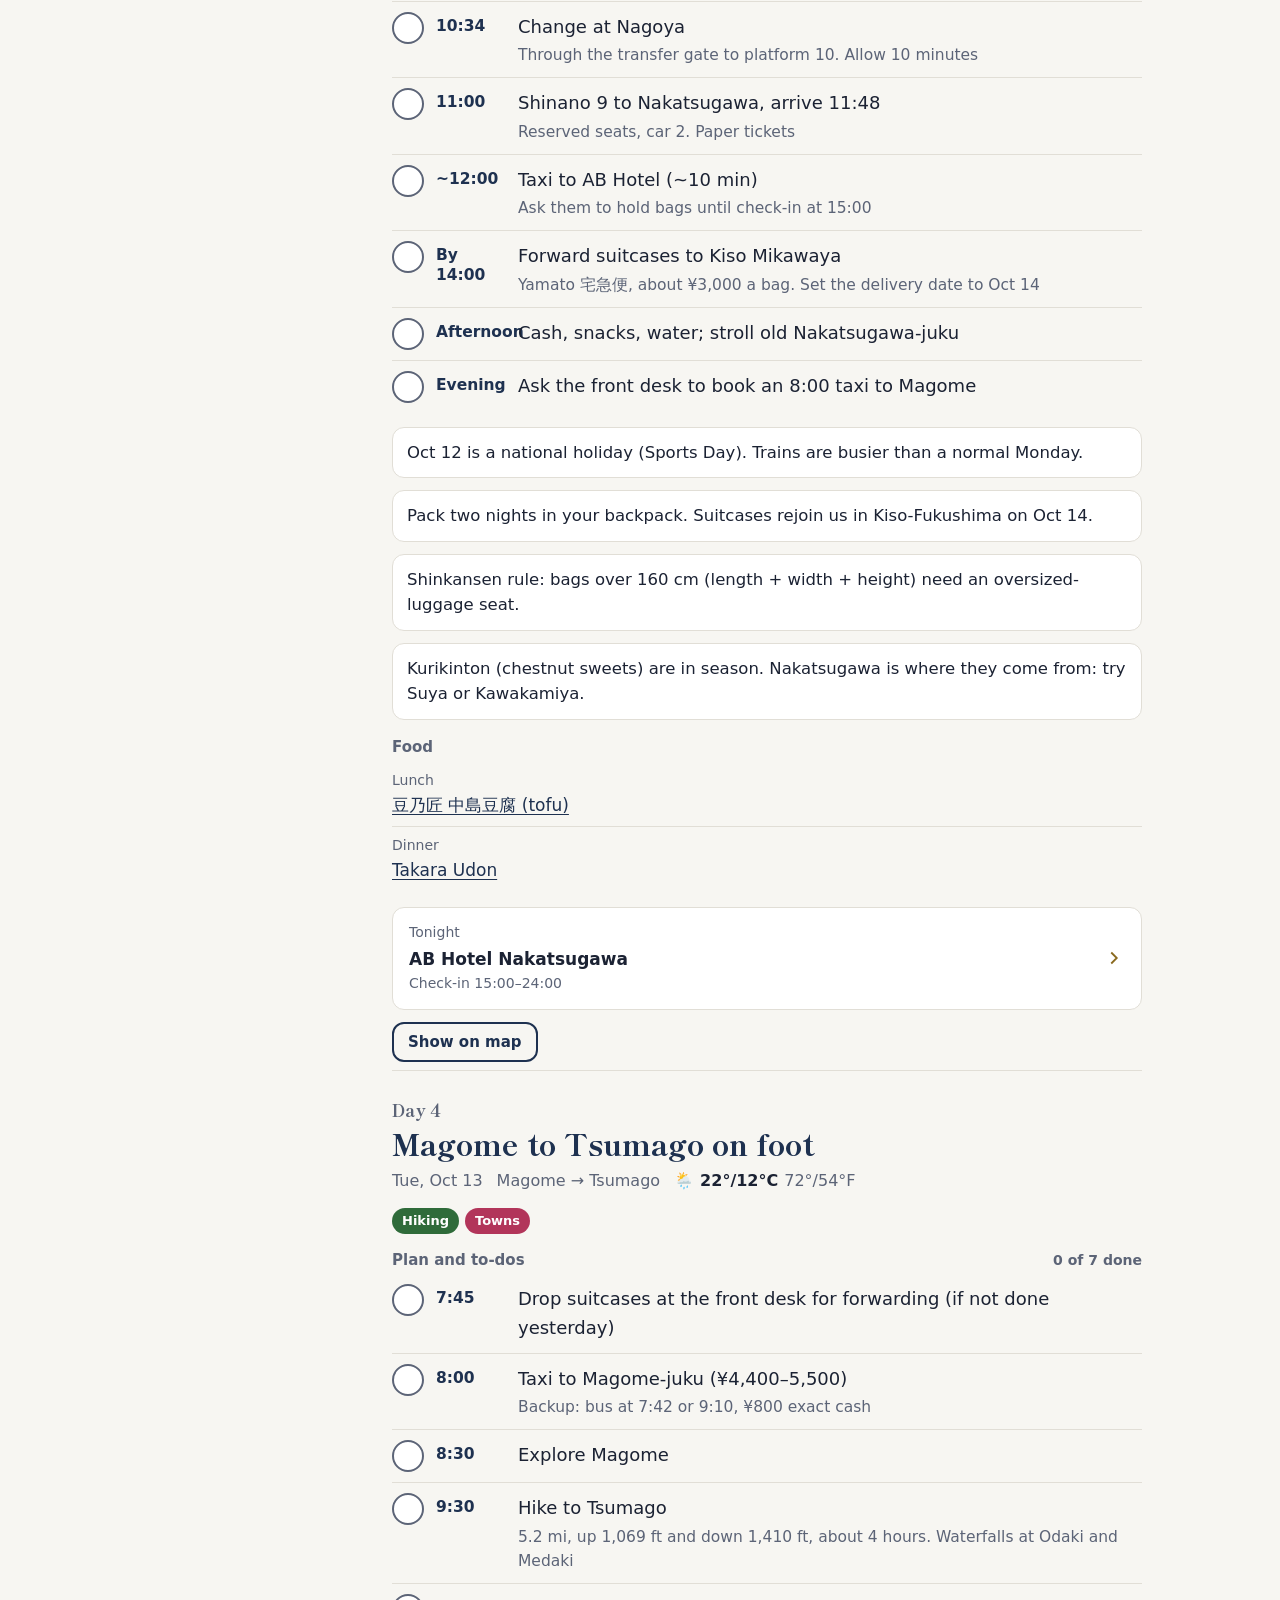
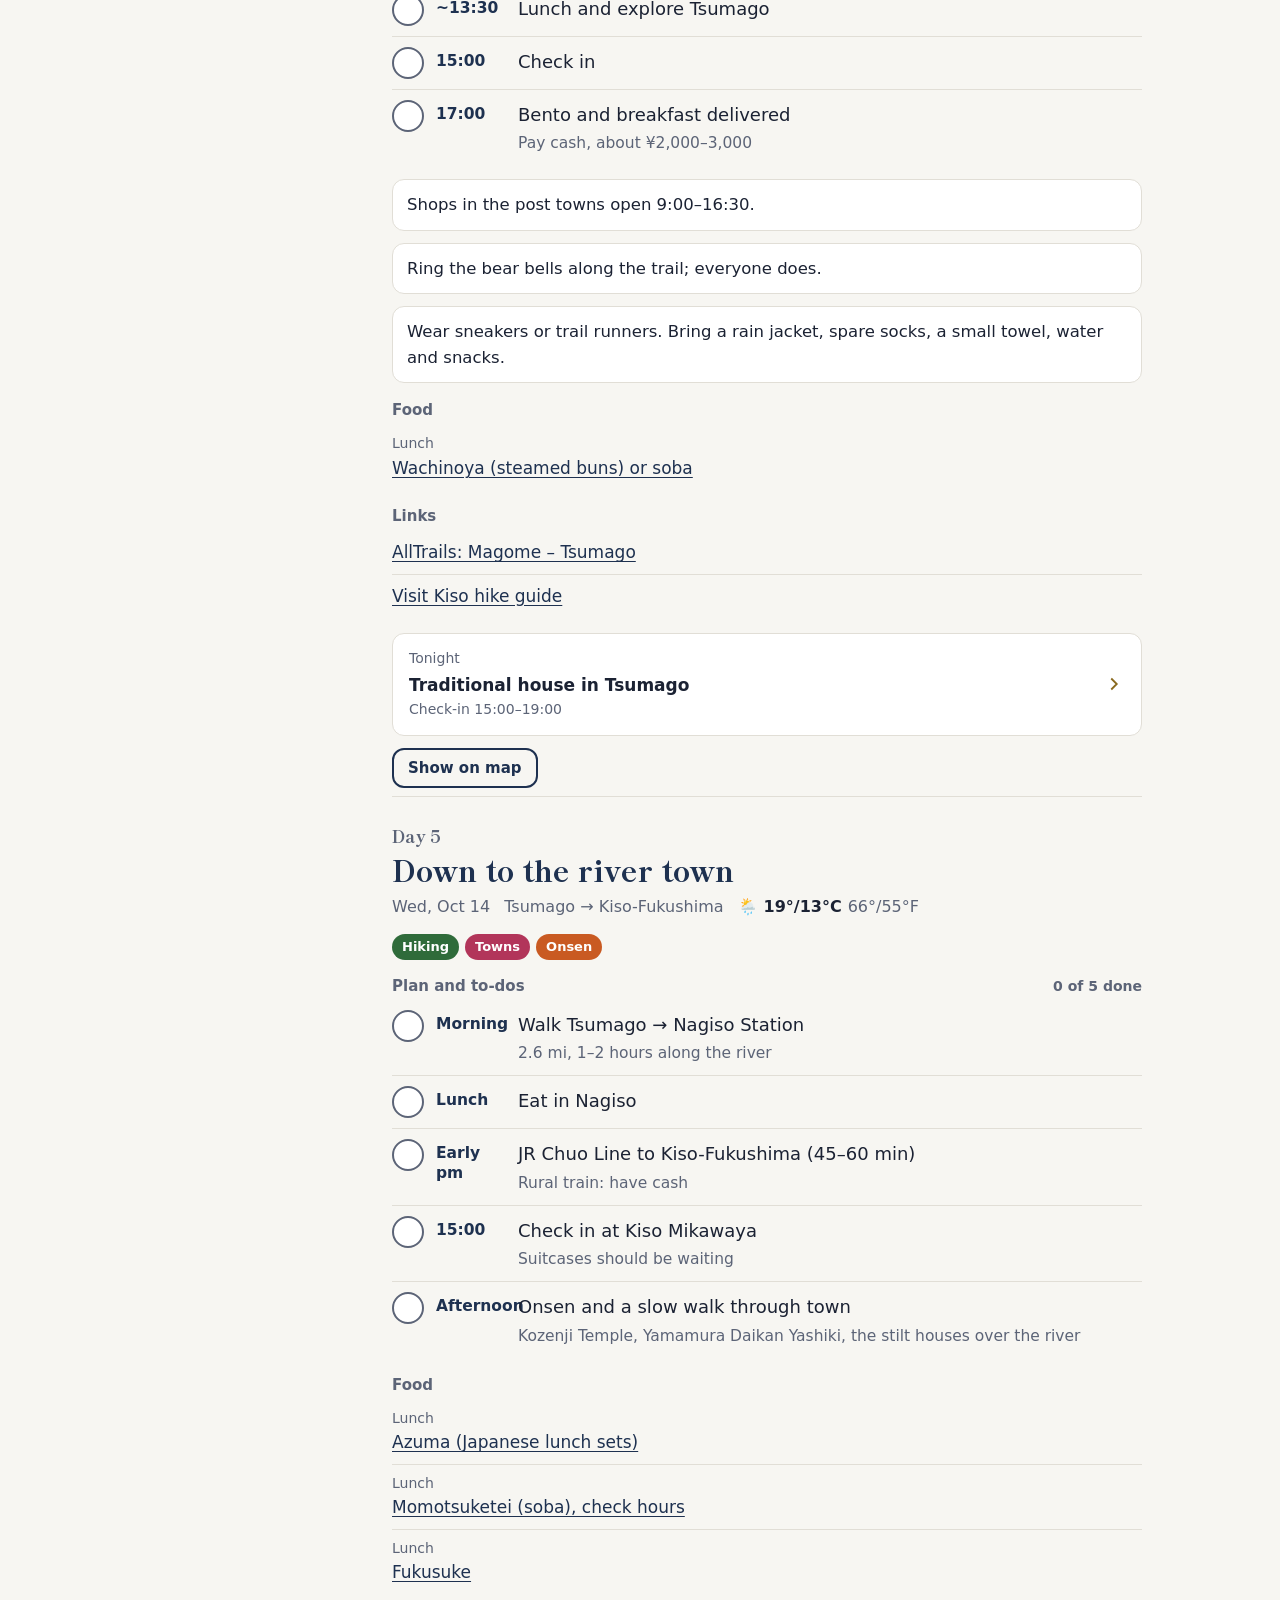
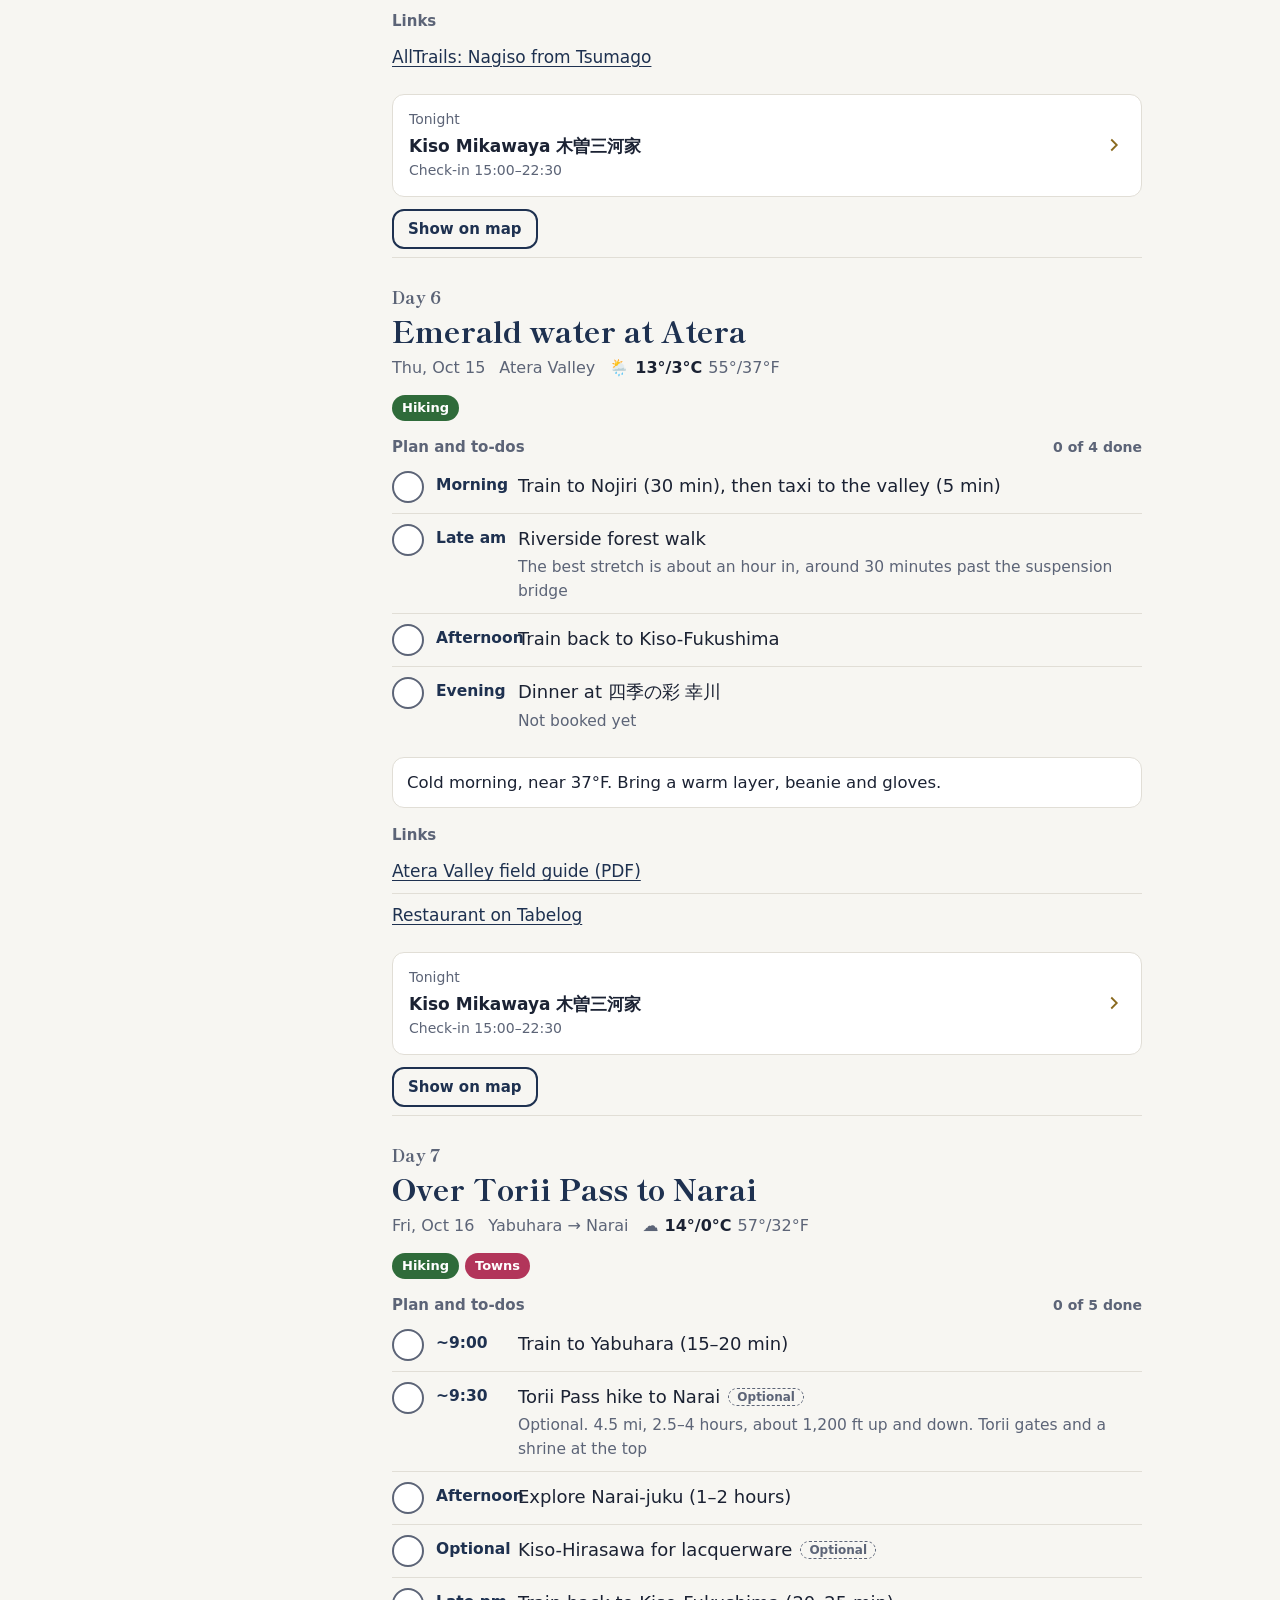
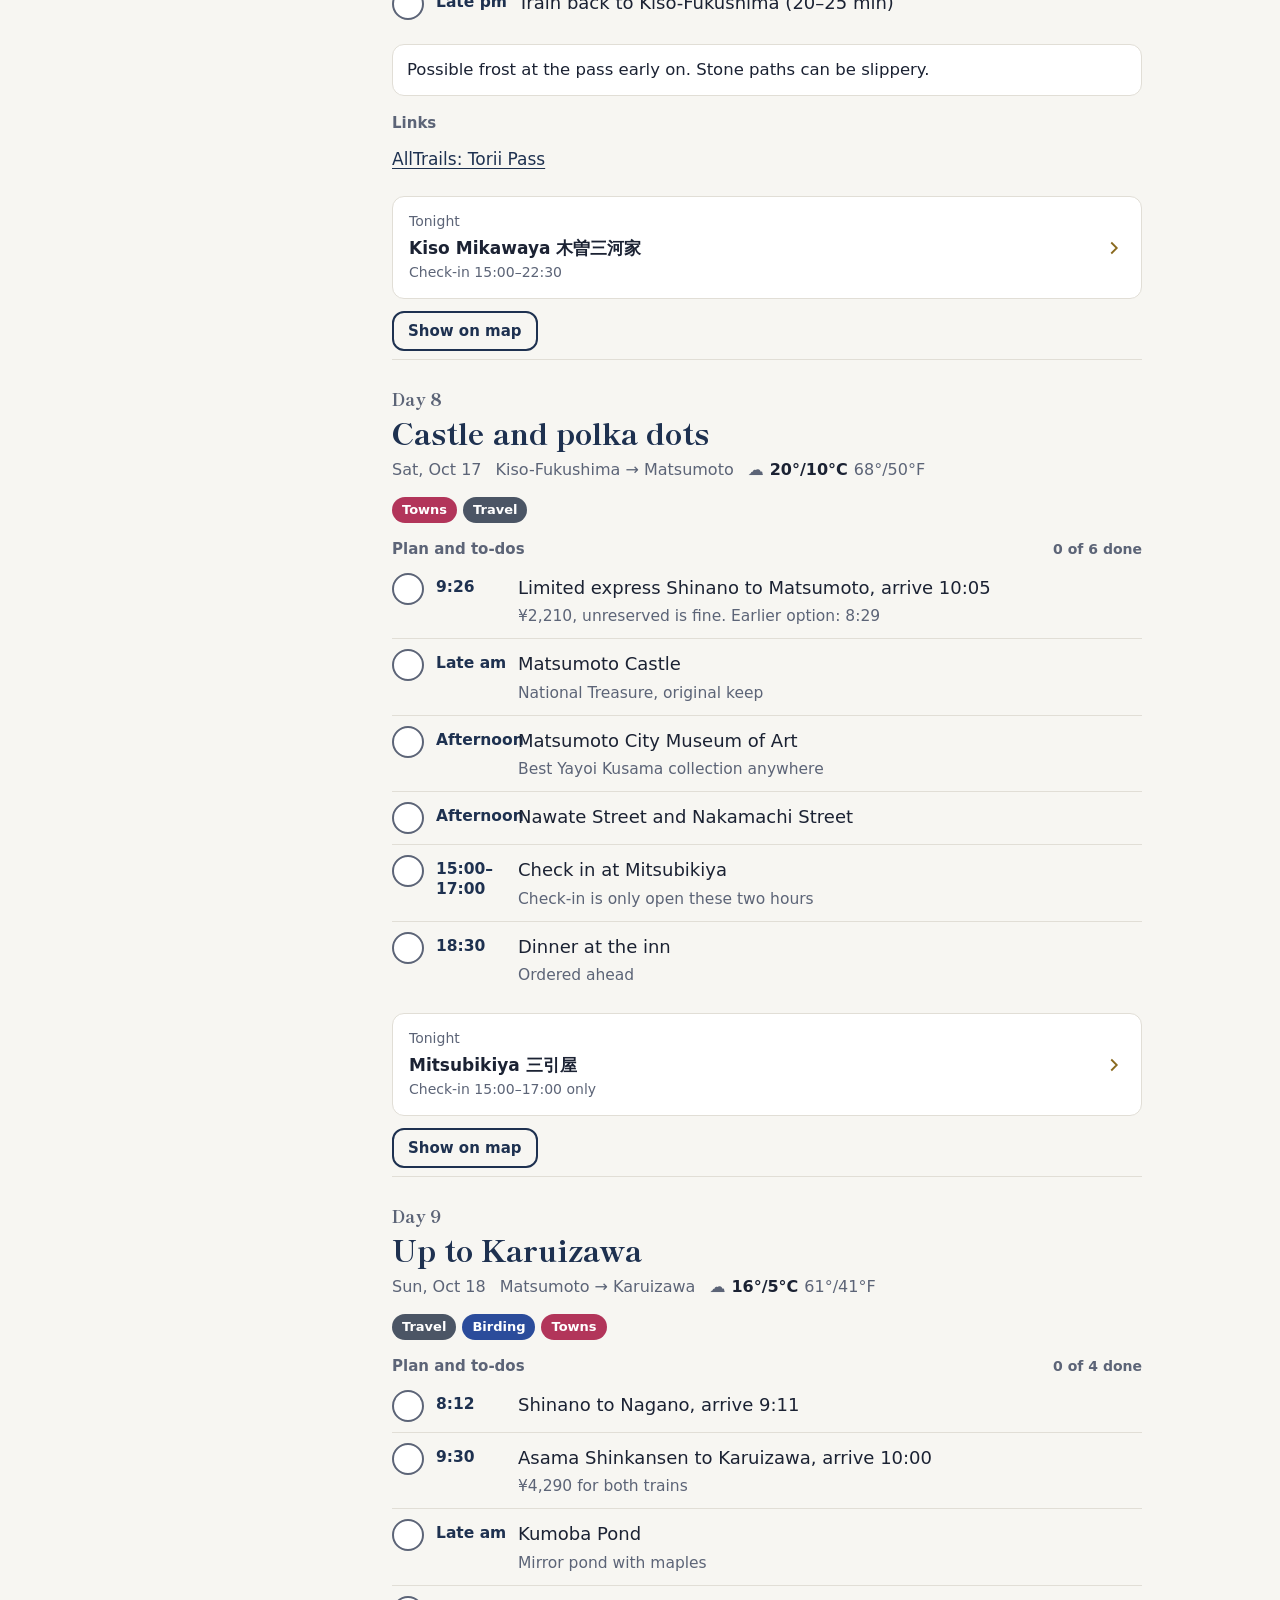
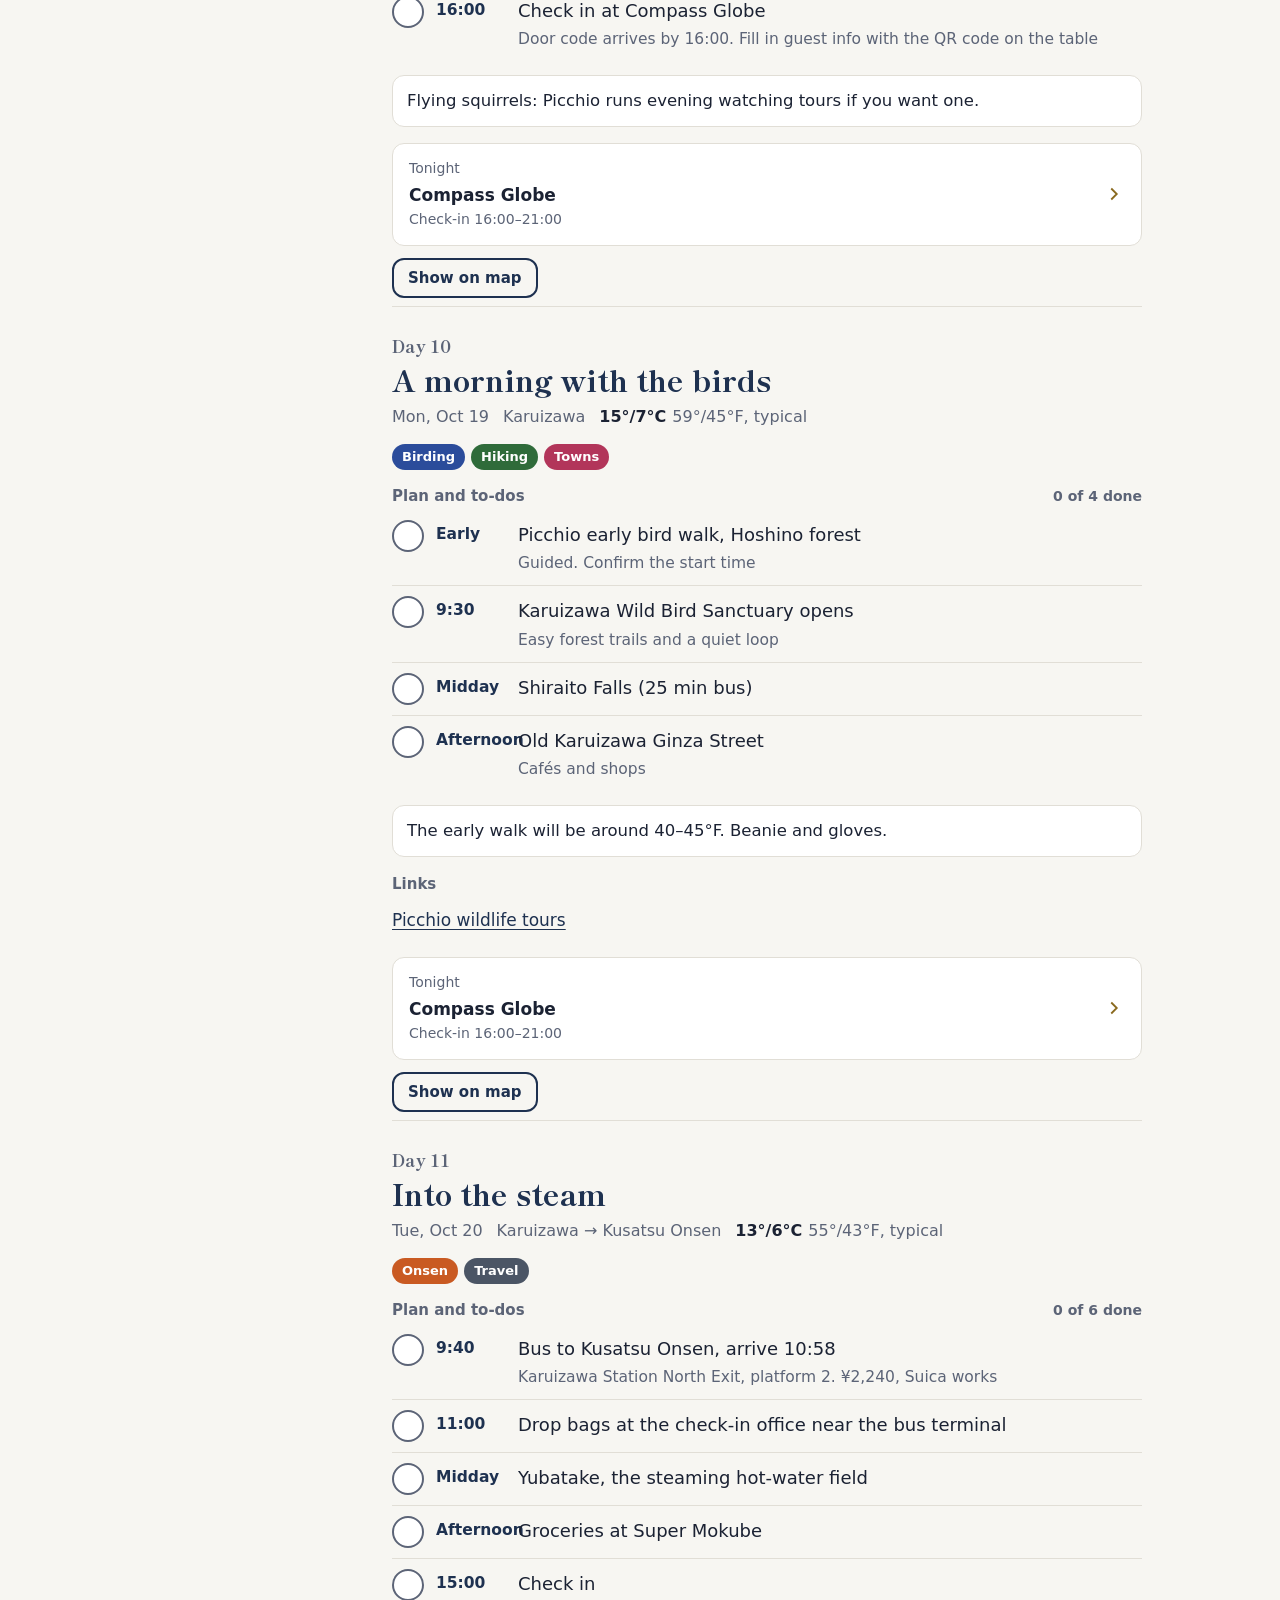
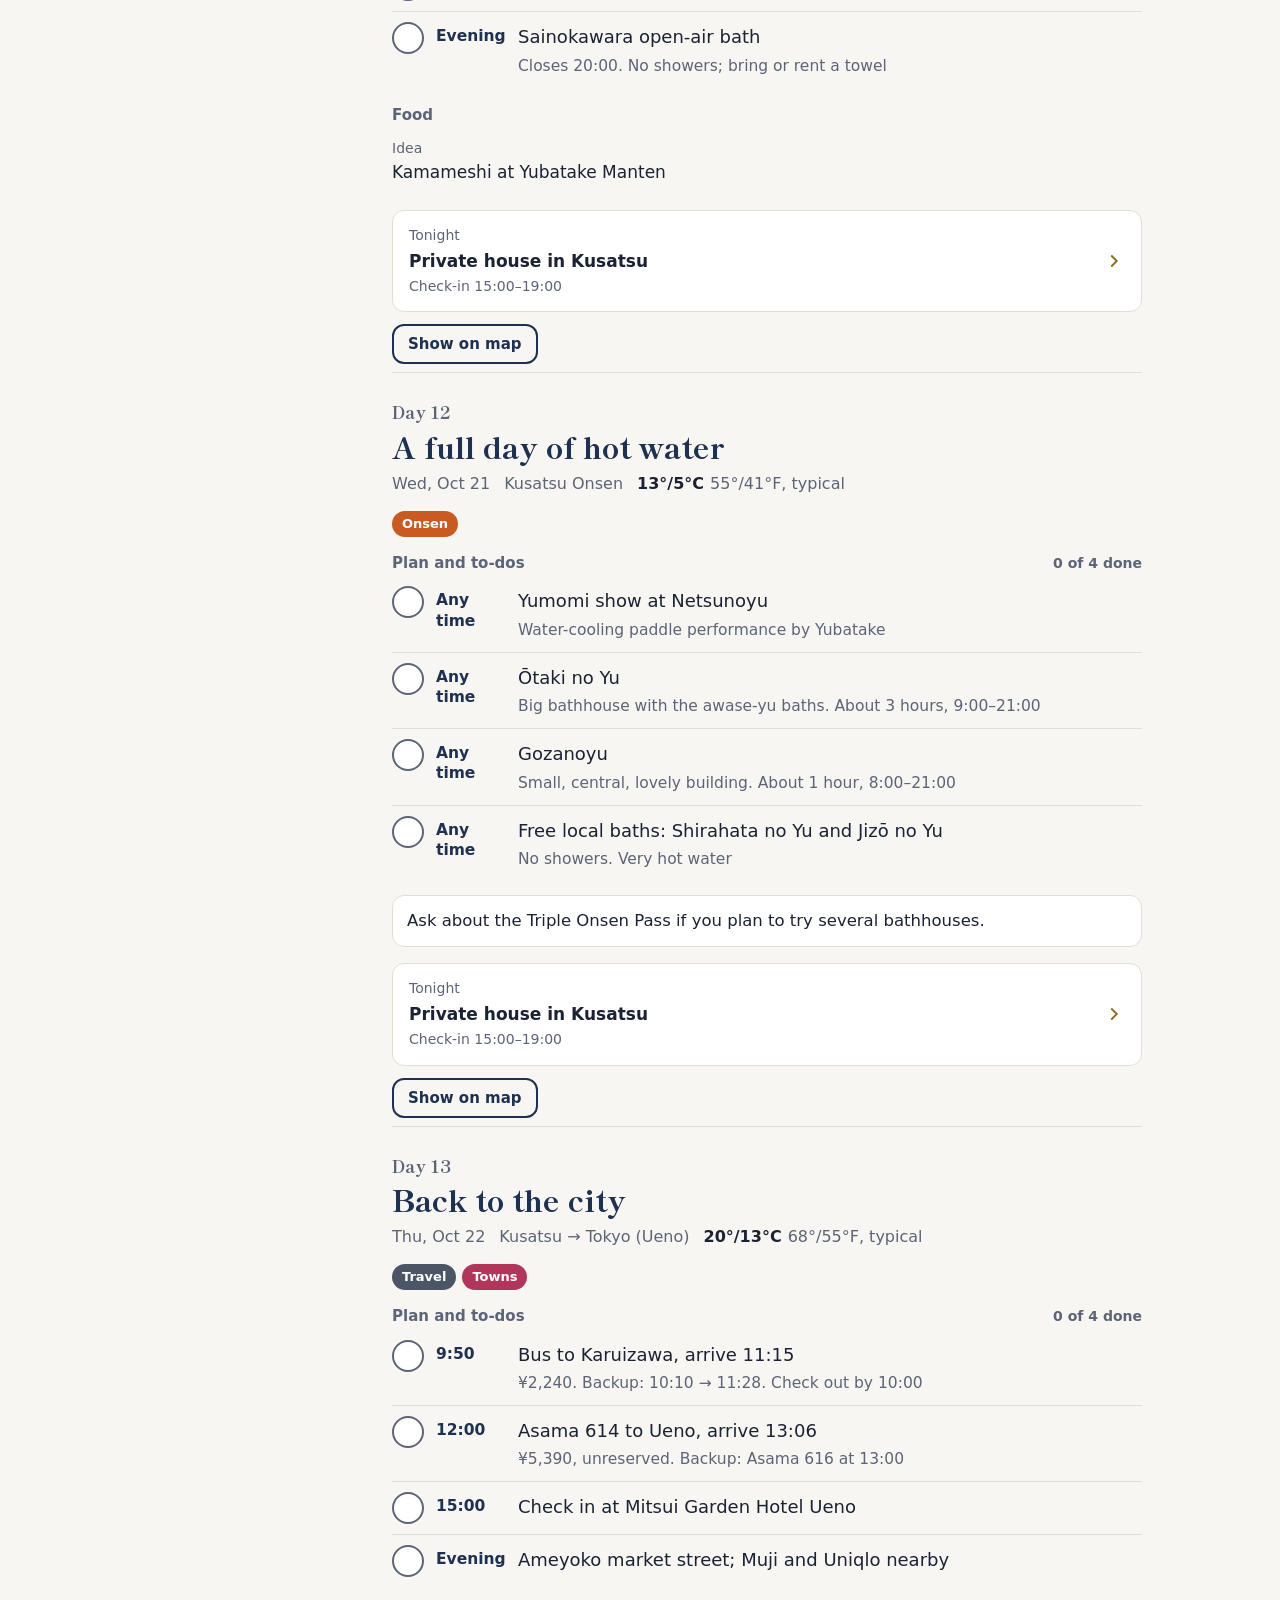
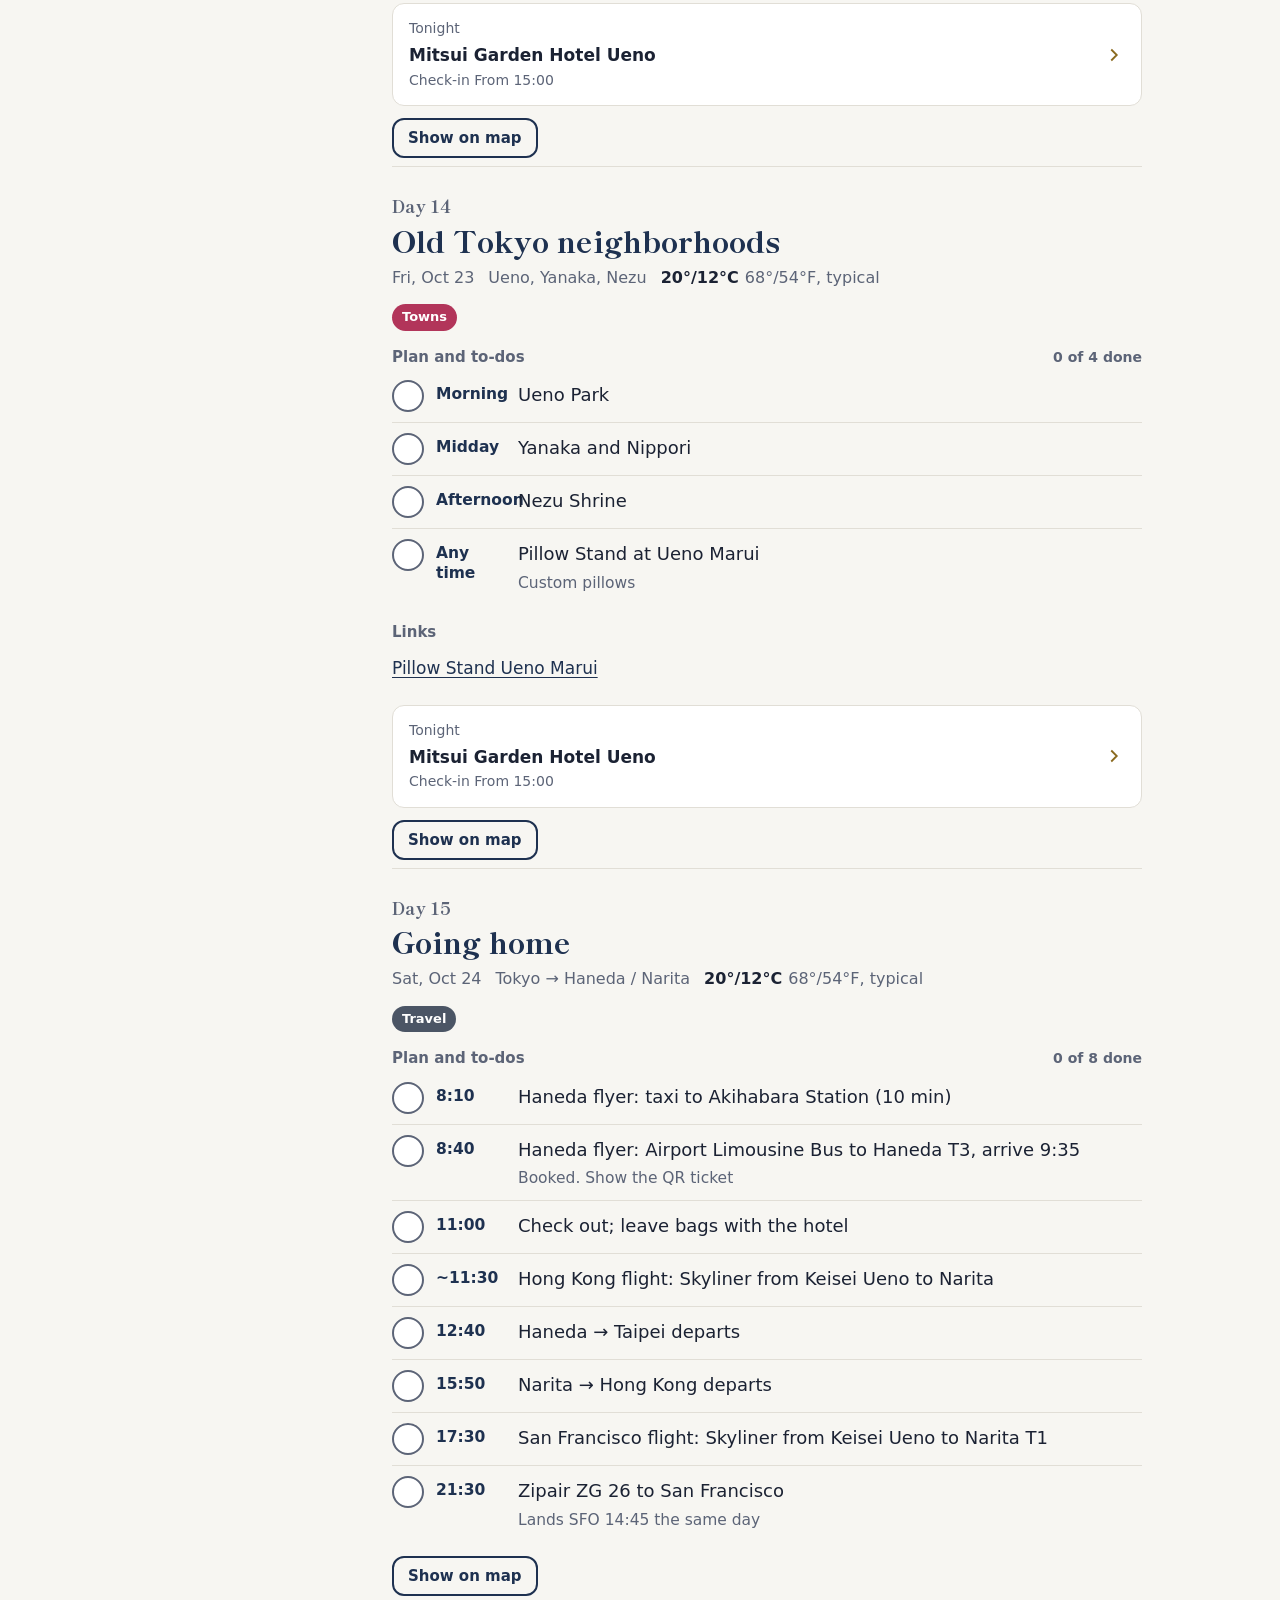
<file: 2026/nakasendo/days.html>
<!doctype html>
<html lang="en">
<head>
  <meta charset="utf-8">
  <meta name="viewport" content="width=device-width, initial-scale=1, viewport-fit=cover">
  <title>Day by day · Nakasendō 2026</title>
  <meta name="theme-color" content="#1e3150">
  <link rel="manifest" href="manifest.webmanifest">
  <link rel="icon" href="img/icon-192.png">
  <link rel="apple-touch-icon" href="img/apple-touch-icon.png">
  <link rel="preconnect" href="https://fonts.googleapis.com">
  <link rel="preconnect" href="https://fonts.gstatic.com" crossorigin>
  <link href="https://fonts.googleapis.com/css2?family=Shippori+Mincho+B1:wght@700;800&family=Zen+Kaku+Gothic+New:wght@400;500;700&display=swap" rel="stylesheet">
  <link rel="stylesheet" href="assets/style.css">
</head>
<body data-page="days">
  <div class="wrap days-layout">
    <nav class="daynav" aria-label="Jump to a day">
      <div class="chips" id="chips"></div>
    </nav>
    <main>
      <header class="page-head">
        <h1>Day by day</h1>
        <p>Tap the circles to tick things off. Ticks are saved on this phone.</p>
      </header>
      <div id="days"></div>
    </main>
  </div>
  <script src="assets/data.js"></script>
  <script src="assets/app.js"></script>
</body>
</html>
</file>
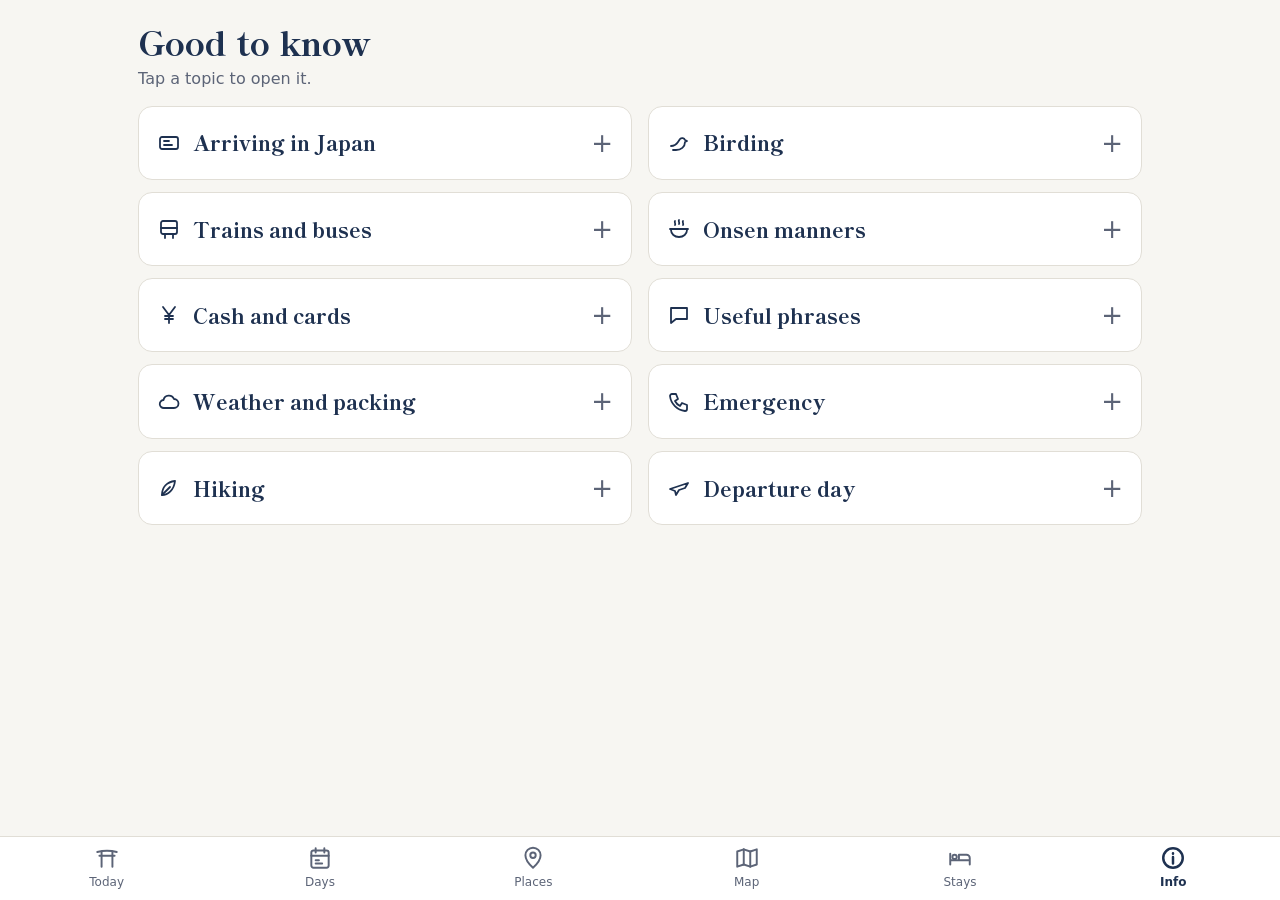
<file: 2026/nakasendo/info.html>
<!doctype html>
<html lang="en">
<head>
  <meta charset="utf-8">
  <meta name="viewport" content="width=device-width, initial-scale=1, viewport-fit=cover">
  <title>Good to know · Nakasendō 2026</title>
  <meta name="theme-color" content="#1e3150">
  <link rel="manifest" href="manifest.webmanifest">
  <link rel="icon" href="img/icon-192.png">
  <link rel="apple-touch-icon" href="img/apple-touch-icon.png">
  <link rel="preconnect" href="https://fonts.googleapis.com">
  <link rel="preconnect" href="https://fonts.gstatic.com" crossorigin>
  <link href="https://fonts.googleapis.com/css2?family=Shippori+Mincho+B1:wght@700;800&family=Zen+Kaku+Gothic+New:wght@400;500;700&display=swap" rel="stylesheet">
  <link rel="stylesheet" href="assets/style.css">
</head>
<body data-page="info">
  <main class="wrap">
    <header class="page-head">
      <h1>Good to know</h1>
      <p>Tap a topic to open it.</p>
    </header>

    <div class="info">
      <details id="arrival">
        <summary><svg viewBox="0 0 24 24" aria-hidden="true"><rect x="3" y="6" width="18" height="12" rx="2"/><path d="M7 10h5M7 14h8"/></svg>Arriving in Japan</summary>
        <div class="body">
          <p>No visa needed for US, Canadian or Hong Kong (HKSAR or BN(O)) passports for a stay this short.</p>
          <ul>
            <li>Each traveler shows their own Visit Japan Web QR code at immigration and customs. Keep a screenshot in Photos.</li>
            <li>If you edit anything in Visit Japan Web, take a new screenshot; the code changes.</li>
            <li>At Kansai T1, the limousine bus counter is in arrivals. Bus stop 5, about ¥1,800.</li>
          </ul>
          <p><a href="https://services.digital.go.jp/en/visit-japan-web/" target="_blank" rel="noopener">Open Visit Japan Web</a></p>
        </div>
      </details>

      <details id="transport">
        <summary><svg viewBox="0 0 24 24" aria-hidden="true"><rect x="4" y="4" width="16" height="13" rx="2"/><path d="M4 11h16M8 21v-4M16 21v-4"/></svg>Trains and buses</summary>
        <div class="body">
          <table>
            <thead><tr><th>Day</th><th>Ride</th><th>Time</th></tr></thead>
            <tbody>
              <tr><td>1</td><td>Limousine bus, KIX T1 → hotel</td><td class="num">~11:17</td></tr>
              <tr><td>3</td><td><b>Nozomi 6</b>, Shin-Osaka → Nagoya (booked, QR)</td><td class="num">9:45–10:34</td></tr>
              <tr><td>3</td><td><b>Shinano 9</b>, Nagoya plat. 10 → Nakatsugawa (booked, paper)</td><td class="num">11:00–11:48</td></tr>
              <tr><td>4</td><td>Taxi to Magome</td><td class="num">8:00</td></tr>
              <tr><td>5</td><td>JR, Nagiso → Kiso-Fukushima</td><td class="num">early pm</td></tr>
              <tr><td>6</td><td>JR to Nojiri and back</td><td class="num">am / pm</td></tr>
              <tr><td>7</td><td>JR to Yabuhara; Narai back</td><td class="num">~9:00 / pm</td></tr>
              <tr><td>8</td><td>Shinano → Matsumoto (¥2,210)</td><td class="num">9:26–10:05</td></tr>
              <tr><td>9</td><td>Shinano → Nagano, Asama → Karuizawa (¥4,290)</td><td class="num">8:12, 9:30</td></tr>
              <tr><td>11</td><td>Bus, Karuizawa N. Exit plat. 2 → Kusatsu (¥2,240)</td><td class="num">9:40–10:58</td></tr>
              <tr><td>13</td><td>Bus, Kusatsu → Karuizawa (¥2,240)</td><td class="num">9:50–11:15</td></tr>
              <tr><td>13</td><td>Asama 614, Karuizawa → Ueno (¥5,390)</td><td class="num">12:00–13:06</td></tr>
              <tr><td>15</td><td>Limousine bus, Akihabara → Haneda T3 (booked)</td><td class="num">8:40–9:35</td></tr>
              <tr><td>15</td><td>Skyliner, Keisei Ueno → Narita</td><td class="num">~11:30, 17:30</td></tr>
            </tbody>
          </table>
          <ul>
            <li>Suica works on city trains and the Kusatsu bus. Small rural stations may want cash.</li>
            <li>Shinkansen: bags over 160 cm (length + width + height) need an oversized-luggage seat.</li>
            <li>Suitcases travel separately from Nakatsugawa (Oct 12) to Kiso Mikawaya (Oct 14). Carry two nights in your backpack.</li>
          </ul>
        </div>
      </details>

      <details id="money">
        <summary><svg viewBox="0 0 24 24" aria-hidden="true"><path d="M6 4l6 8 6-8M12 12v8M8 13h8M8 16h8"/></svg>Cash and cards</summary>
        <div class="body">
          <ul>
            <li>Apple Pay and contactless cards work in cities, stations, convenience stores and most hotels.</li>
            <li>Bring cash for the Kiso Valley and Kusatsu: rural trains, the Magome bus, the Tsumago bento, small shops.</li>
            <li>7-Eleven ATMs take foreign cards and have English menus.</li>
            <li>If a terminal asks for a PIN on a card without one, ask for signature.</li>
            <li>Carry a second card on a different network in case one is declined.</li>
          </ul>
        </div>
      </details>

      <details id="weather">
        <summary><svg viewBox="0 0 24 24" aria-hidden="true"><path d="M7 18a4 4 0 0 1-.5-8A5.5 5.5 0 0 1 17 9a4.5 4.5 0 0 1 0 9z"/></svg>Weather and packing</summary>
        <div class="body">
          <p>Warm in Osaka, cold mornings in the mountains, mild in Tokyo. The Today card shows a live forecast during the trip.</p>
          <table id="wx-table">
            <thead><tr><th>Day</th><th>Where</th><th>High / low</th></tr></thead>
            <tbody></tbody>
          </table>
          <ul>
            <li>Bring a thin beanie and light gloves in your daypack for Atera (Oct 15), Torii Pass (Oct 16), the dawn bird walk (Oct 19) and Kusatsu evenings.</li>
            <li>Expect a couple of rainy days in the second week. A compact umbrella or rain shell is enough.</li>
            <li>A battery pack for hiking days; GPS drains phones fast.</li>
          </ul>
          <p><a href="../Nakasendo-Packing.html">Open the packing checklist</a></p>
        </div>
      </details>

      <details id="hiking">
        <summary><svg viewBox="0 0 24 24" aria-hidden="true"><path d="M5 19c6 0 12-5 13-14-8 1-13 6-13 14z"/><path d="M5 19 13 11"/></svg>Hiking</summary>
        <div class="body">
          <p>Download these in AllTrails before leaving Wi-Fi. Open each once in airplane mode to check.</p>
          <ul>
            <li><a href="https://www.alltrails.com/trail/japan/gifu/nakasendo-magome-tsumago" target="_blank" rel="noopener">Magome – Tsumago</a> (Day 4)</li>
            <li><a href="https://www.alltrails.com/trail/japan/nagano/nakasendo-nagiso-tsumago" target="_blank" rel="noopener">Nagiso from Tsumago</a> (Day 5)</li>
            <li>Nojiri – Atera Valley, search in the app (Day 6)</li>
            <li><a href="https://www.alltrails.com/trail/japan/nagano/nakasendo-torii-pass" target="_blank" rel="noopener">Torii Pass</a> (Day 7, we walk it Yabuhara to Narai)</li>
            <li>Karuizawa Wild Bird Forest loop, search in the app (Day 10)</li>
          </ul>
          <ul>
            <li>Ring the bear bells you pass on the Nakasendō.</li>
            <li>Post-town shops close around 16:30.</li>
            <li>Stone paths are slippery when wet.</li>
          </ul>
        </div>
      </details>

      <details id="birding">
        <summary><svg viewBox="0 0 24 24" aria-hidden="true"><path d="M4 15c3 0 5-1 7-4l2-3a3 3 0 0 1 5 1l2 1-2 1c0 5-4 8-9 8H6"/></svg>Birding</summary>
        <div class="body">
          <p>The Japan pack is downloaded in Merlin, so Sound ID works offline.</p>
          <p>Forest residents to listen for in Karuizawa and the Kiso Valley in October: varied tit, Japanese tit, long-tailed tit, Eurasian nuthatch, Japanese pygmy woodpecker, brown-eared bulbul, Eurasian jay.</p>
          <p>Picchio also runs evening tours to watch giant flying squirrels.</p>
        </div>
      </details>

      <details id="onsen">
        <summary><svg viewBox="0 0 24 24" aria-hidden="true"><path d="M8 4c-1 1.5 1 2.5 0 4M12 3c-1 1.5 1 2.5 0 4M16 4c-1 1.5 1 2.5 0 4"/><path d="M4 13c0 4 3.5 7 8 7s8-3 8-7"/><path d="M3 12h18"/></svg>Onsen manners</summary>
        <div class="body">
          <ul>
            <li>Wash and rinse fully at the shower stools before getting in.</li>
            <li>No swimsuits. The small towel stays out of the water; fold it on your head or the edge.</li>
            <li>Tie long hair up.</li>
            <li>Kusatsu water is very hot and acidic: keep it out of your eyes, take silver jewelry off (it tarnishes), and drink water between soaks.</li>
            <li>Free local baths (Shirahata, Jizō) have no showers. Bring your own towel.</li>
            <li>Tattoo rules vary by bath; ask at the front desk if it matters.</li>
          </ul>
        </div>
      </details>

      <details id="phrases">
        <summary><svg viewBox="0 0 24 24" aria-hidden="true"><path d="M4 5h16v11H9l-5 4z"/></svg>Useful phrases</summary>
        <div class="body">
          <div class="phrase"><span class="jp" lang="ja">すみません</span><span class="ro">sumimasen: excuse me, sorry</span></div>
          <div class="phrase"><span class="jp" lang="ja">ありがとうございます</span><span class="ro">arigatō gozaimasu: thank you</span></div>
          <div class="phrase"><span class="jp" lang="ja">これをください</span><span class="ro">kore o kudasai: this one, please</span></div>
          <div class="phrase"><span class="jp" lang="ja">いくらですか</span><span class="ro">ikura desu ka: how much is it?</span></div>
          <div class="phrase"><span class="jp" lang="ja">カードで払えますか</span><span class="ro">kādo de haraemasu ka: can I pay by card?</span></div>
          <div class="phrase"><span class="jp" lang="ja">トイレはどこですか</span><span class="ro">toire wa doko desu ka: where is the toilet?</span></div>
          <div class="phrase"><span class="jp" lang="ja">この住所までお願いします</span><span class="ro">kono jūsho made onegaishimasu: to this address, please</span></div>
          <div class="phrase"><span class="jp" lang="ja">荷物を預かってもらえますか</span><span class="ro">nimotsu o azukatte moraemasu ka: can you keep our bags?</span></div>
          <div class="phrase"><span class="jp" lang="ja">宅急便をお願いします</span><span class="ro">takkyūbin o onegaishimasu: I'd like to ship luggage</span></div>
        </div>
      </details>

      <details id="emergency">
        <summary><svg viewBox="0 0 24 24" aria-hidden="true"><path d="M5 4h4l2 5-3 2a11 11 0 0 0 5 5l2-3 5 2v4a2 2 0 0 1-2 2A17 17 0 0 1 3 6a2 2 0 0 1 2-2z"/></svg>Emergency</summary>
        <div class="body">
          <table>
            <tbody>
              <tr><td>Police</td><td><a class="tel-big" href="tel:110">110</a></td></tr>
              <tr><td>Ambulance or fire</td><td><a class="tel-big" href="tel:119">119</a></td></tr>
              <tr><td>Japan Visitor Hotline (24 h, English)</td><td><a href="tel:+815038162787">050-3816-2787</a></td></tr>
              <tr><td>US Embassy Tokyo</td><td><a href="tel:+81332245000">03-3224-5000</a></td></tr>
              <tr><td>Embassy of Canada, Tokyo</td><td><a href="tel:+81354126200">03-5412-6200</a></td></tr>
            </tbody>
          </table>
          <p>Every hotel's address is on the Stays page in Japanese, ready to show someone.</p>
        </div>
      </details>

      <details id="departure">
        <summary><svg viewBox="0 0 24 24" aria-hidden="true"><path d="M3 13l18-6-3 5-6 2-3 5-1-4z"/></svg>Departure day</summary>
        <div class="body">
          <ul>
            <li>Haneda flight (12:40): taxi 8:10 to Akihabara, limousine bus 8:40 to T3.</li>
            <li>Hong Kong flight (15:50, Narita): Skyliner from Keisei Ueno around 11:30.</li>
            <li>San Francisco flight (21:30, Narita T1): Skyliner from Keisei Ueno at 17:30.</li>
            <li>Hotel checkout is 11:00. Ask the front desk to keep bags until the afternoon.</li>
          </ul>
        </div>
      </details>
    </div>
  </main>
  <script src="assets/data.js"></script>
  <script src="assets/app.js"></script>
  <script>
  (function () {
    var tb = document.querySelector("#wx-table tbody");
    function f(c) { return Math.round(c * 9 / 5 + 32); }
    tb.innerHTML = DAYS.filter(function (d) { return d.weather; }).map(function (d) {
      var w = d.weather;
      return "<tr><td>" + d.n + "</td><td>" + d.where.split(" → ").pop() + '</td><td class="num">' + (w.sky ? w.sky + " " : "") +
        w.hi + "/" + w.lo + "°C, " + f(w.hi) + "/" + f(w.lo) + "°F" + (w.typical ? " typ." : "") + "</td></tr>";
    }).join("");
    // speak buttons for phrases (shared speech helper in app.js)
    if (NK.canSpeak) {
      document.querySelectorAll(".phrase").forEach(function (p) {
        var jp = p.querySelector(".jp").textContent, ro = p.querySelector(".ro").textContent.split(":")[0];
        var b = document.createElement("button");
        b.type = "button"; b.className = "speak"; b.innerHTML = NK.SPK;
        b.setAttribute("aria-label", "Say " + ro);
        b.addEventListener("click", function () { NK.speak(jp, b); });
        p.appendChild(b);
      });
    }
    // open the section named in the URL
    function openHash() { var el = location.hash && document.querySelector(location.hash); if (el && el.tagName === "DETAILS") { el.open = true; el.scrollIntoView(); } }
    window.addEventListener("hashchange", openHash); openHash();
  })();
  </script>
</body>
</html>
</file>
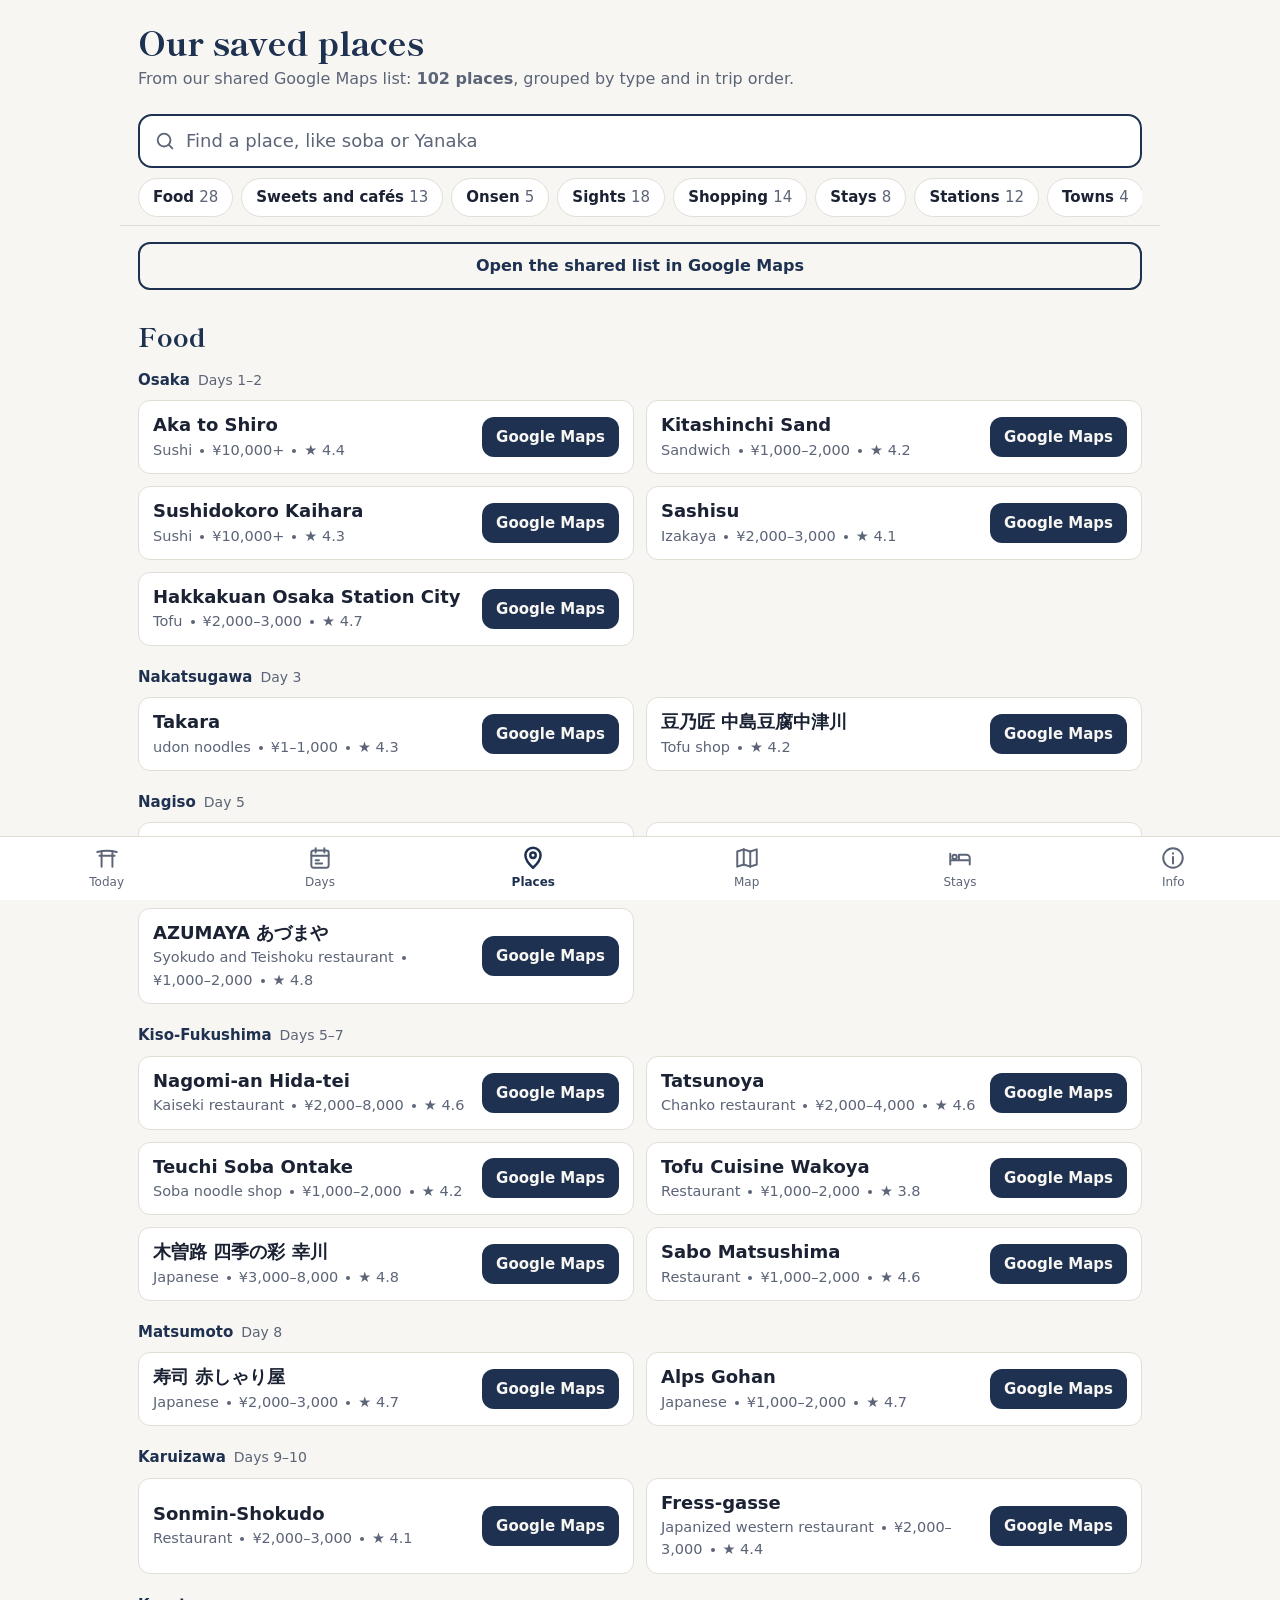
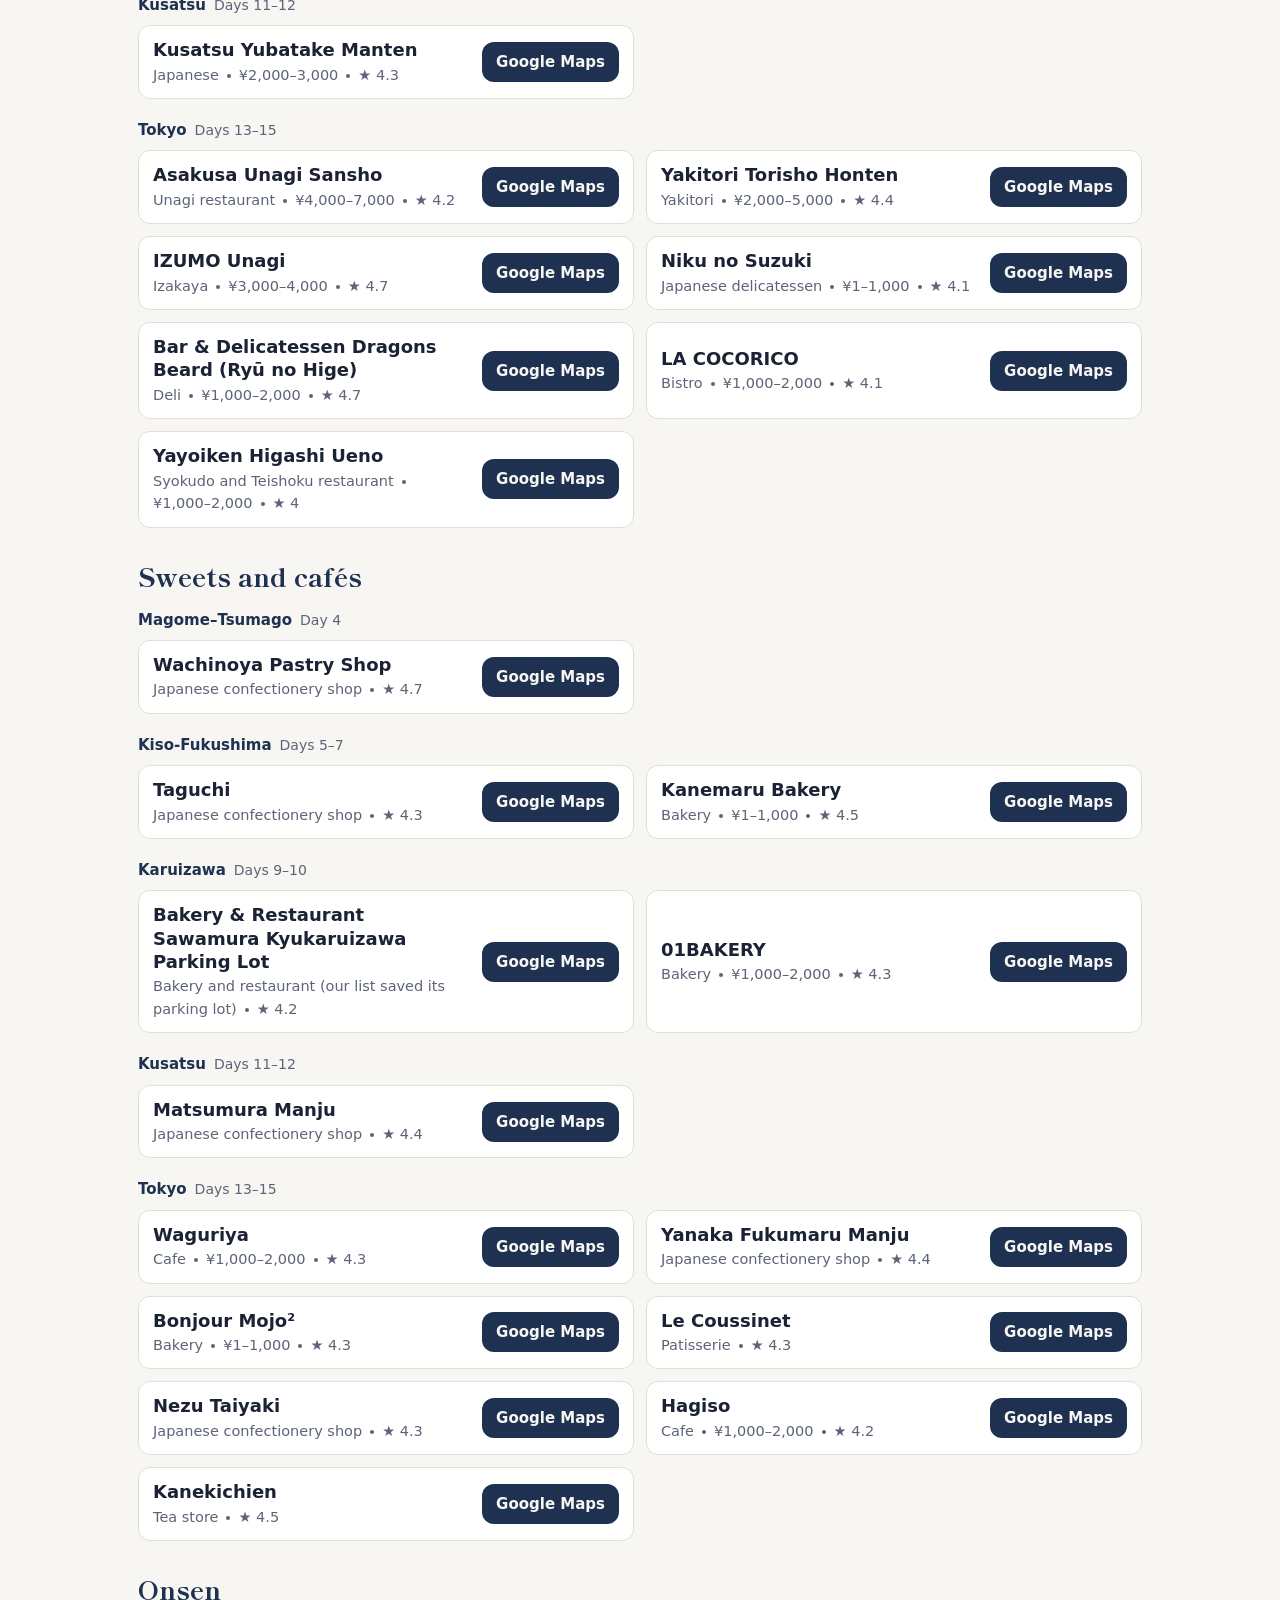
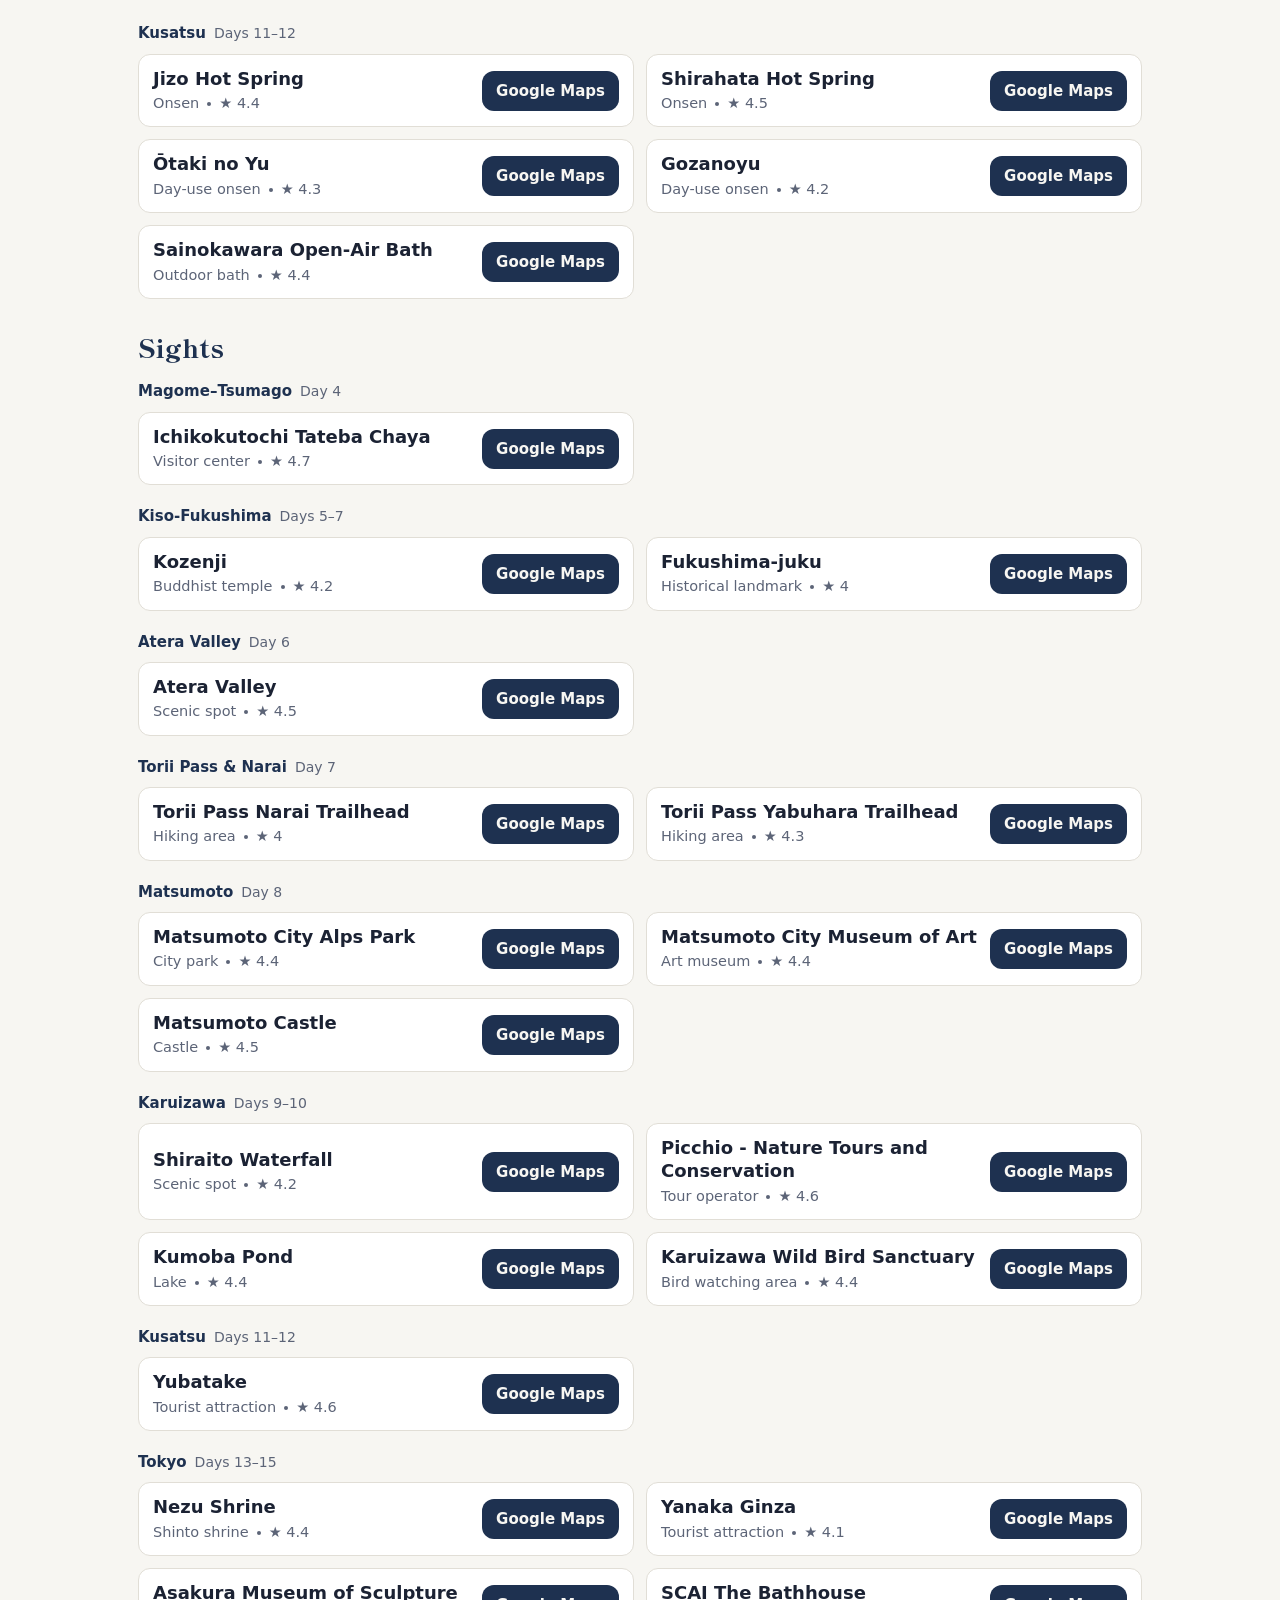
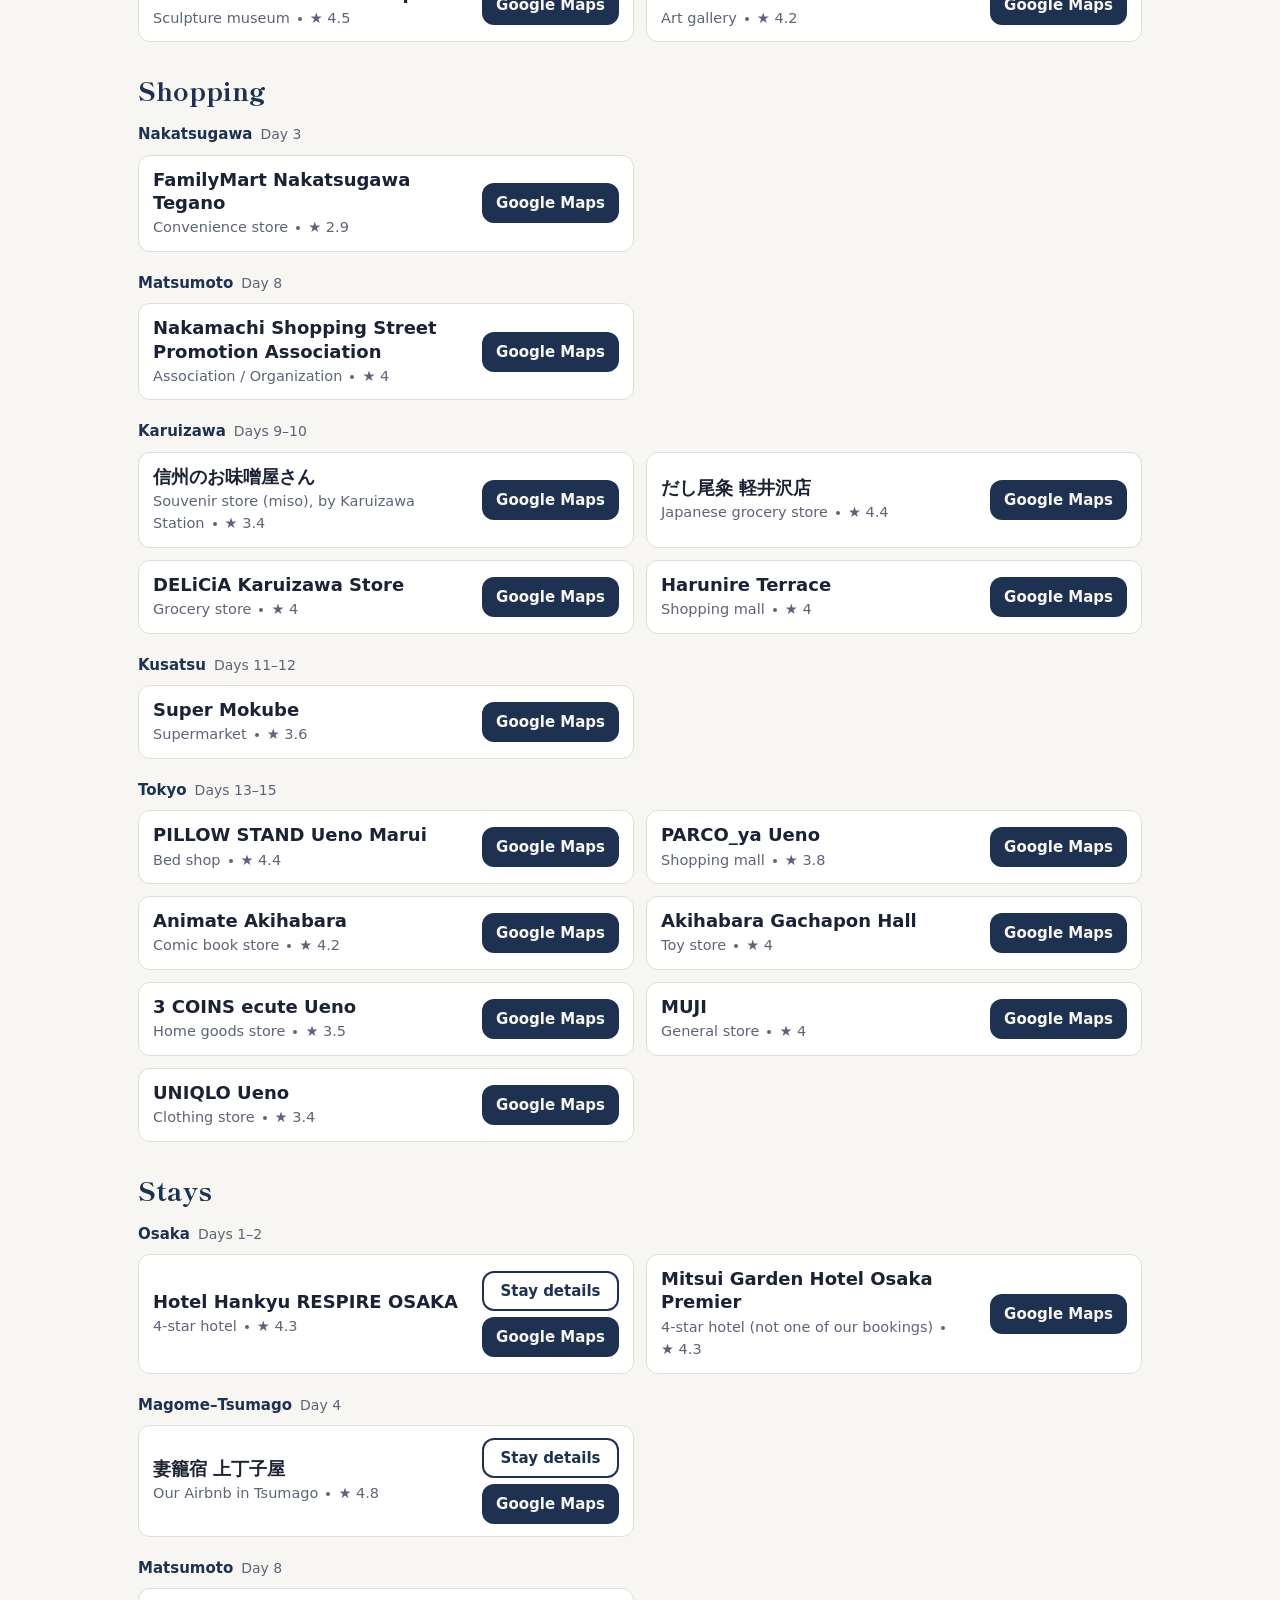
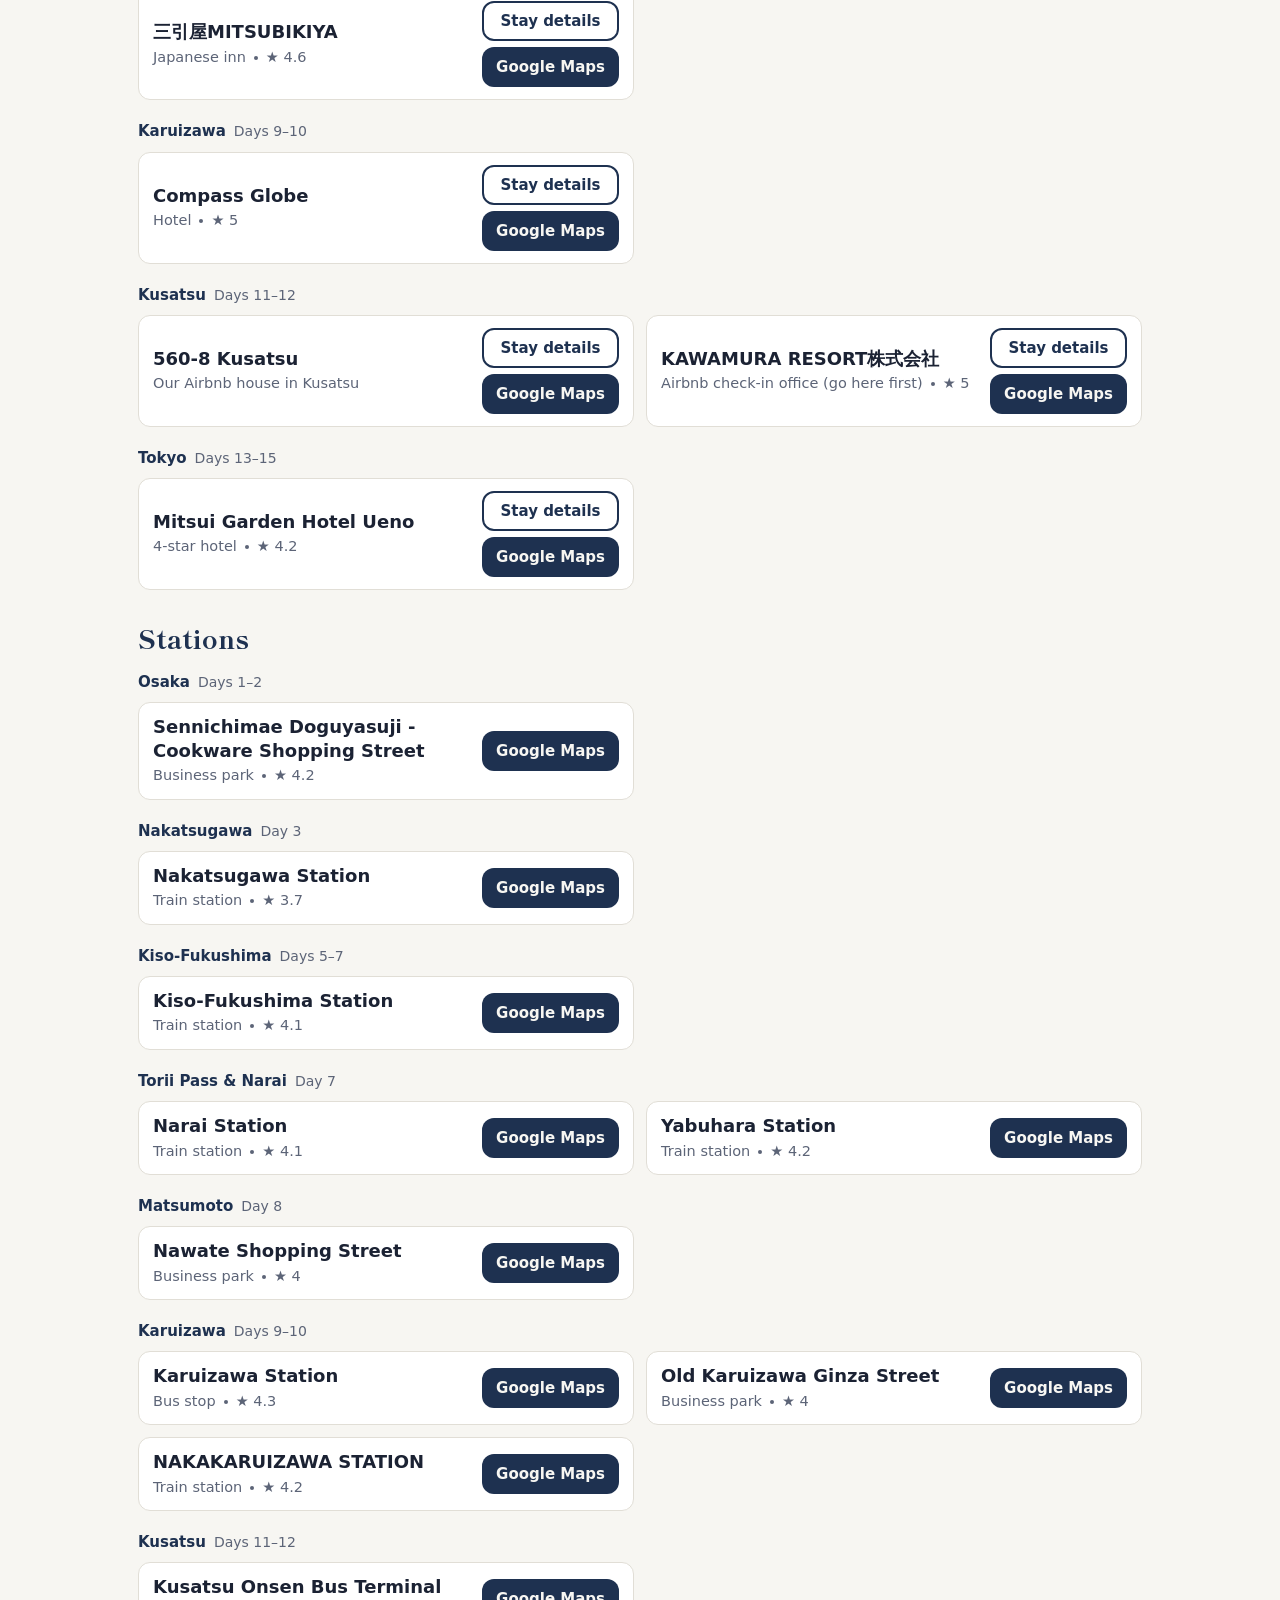
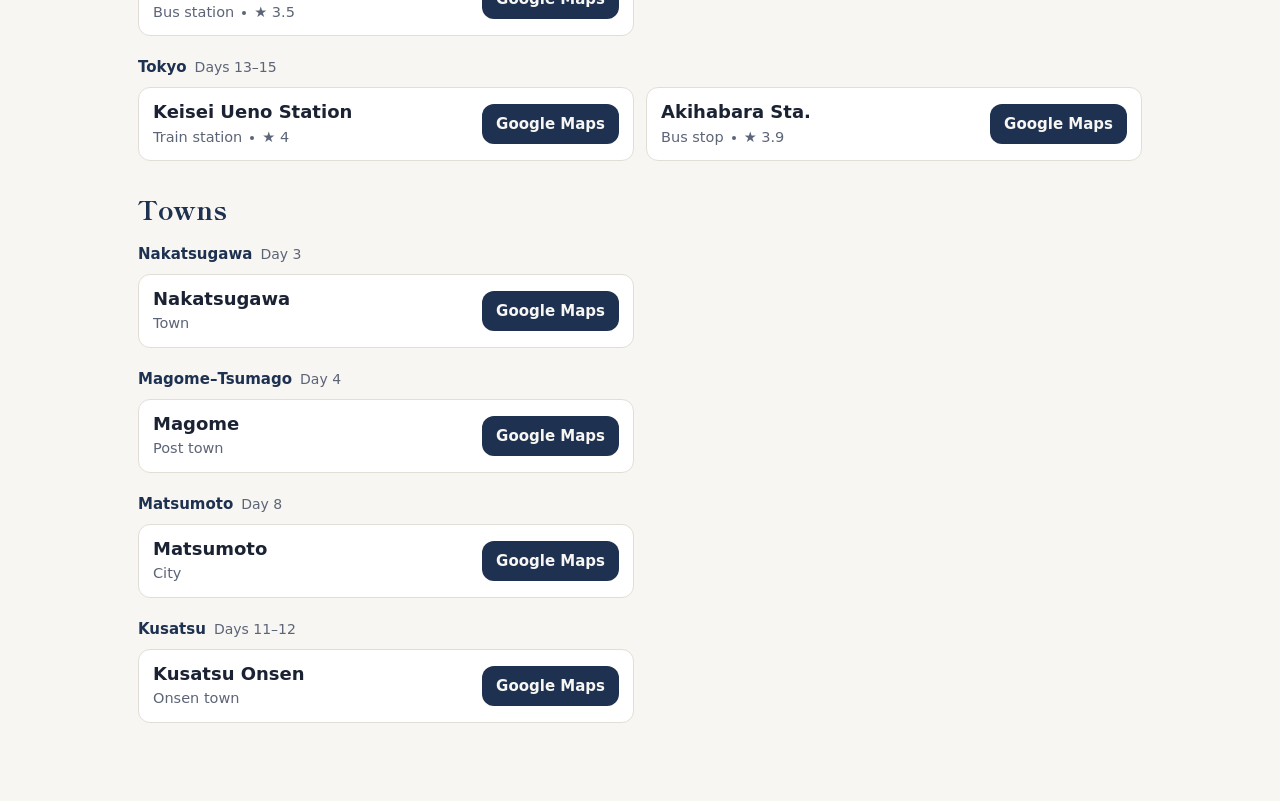
<file: 2026/nakasendo/places.html>
<!doctype html>
<html lang="en">
<head>
  <meta charset="utf-8">
  <meta name="viewport" content="width=device-width, initial-scale=1, viewport-fit=cover">
  <title>Our saved places | Nakasendō 2026</title>
  <meta name="theme-color" content="#1e3150">
  <link rel="manifest" href="manifest.webmanifest">
  <link rel="icon" href="img/icon-192.png">
  <link rel="apple-touch-icon" href="img/apple-touch-icon.png">
  <link rel="preconnect" href="https://fonts.googleapis.com">
  <link rel="preconnect" href="https://fonts.gstatic.com" crossorigin>
  <link href="https://fonts.googleapis.com/css2?family=Shippori+Mincho+B1:wght@700;800&family=Zen+Kaku+Gothic+New:wght@400;500;700&display=swap" rel="stylesheet">
  <link rel="stylesheet" href="assets/style.css">
</head>
<body data-page="places">
  <main class="wrap">
    <header class="page-head">
      <h1>Our saved places</h1>
      <p>From our shared Google Maps list: <strong id="pl-total">102 places</strong>, grouped by type and in trip order.</p>
    </header>

    <div class="pl-top">
      <div class="pl-combo">
        <label class="sr-only" for="pl-q">Find a saved place</label>
        <input id="pl-q" class="pl-search" type="search" placeholder="Find a place, like soba or Yanaka" autocomplete="off" autocapitalize="off" spellcheck="false"
               role="combobox" aria-autocomplete="list" aria-expanded="false" aria-controls="pl-suggest">
        <ul class="pl-suggest" id="pl-suggest" role="listbox" hidden></ul>
      </div>
      <nav class="pl-jump" id="pl-jump" aria-label="Jump to a category"></nav>
    </div>

    <a class="btn ghost pl-listbtn" href="https://maps.app.goo.gl/hqgxaayJiJdpBsfd6" target="_blank" rel="noopener">Open the shared list in Google Maps</a>

    <div id="pl-groups"></div>
  </main>

  <script src="assets/data.js"></script>
  <script src="assets/places.js"></script>
  <script src="assets/app.js"></script>
  <script>
  (function () {
    var GROUPS = [["food", "Food"], ["sweets", "Sweets and cafés"], ["onsen", "Onsen"], ["sight", "Sights"], ["shop", "Shopping"], ["stay", "Stays"], ["transit", "Stations"], ["town", "Towns"]];
    document.getElementById("pl-total").textContent = SAVED.length + " places";
    function esc(s) { return String(s).replace(/[&<>"]/g, function (c) { return { "&": "&amp;", "<": "&lt;", ">": "&gt;", '"': "&quot;" }[c]; }); }
    function norm(s) { return String(s || "").toLowerCase().normalize("NFKD").replace(/[̀-ͯ]/g, ""); }
    function gmaps(p) { return p.url || "https://www.google.com/maps/search/?api=1&query=" + encodeURIComponent(p.q); }
    function meta(p) {
      var m = [esc(p.cat || "")];
      if (p.price) m.push(esc(p.price));
      if (p.rating) m.push("★&nbsp;" + p.rating);
      return m.join('<span class="sep" aria-hidden="true"></span>');
    }
    var byTrip = function (a, b) { return a.order - b.order || a.listPos - b.listPos; };

    // ---------- grouped list ----------
    var groupsEl = document.getElementById("pl-groups"), jumpEl = document.getElementById("pl-jump");
    var html = "", jump = "";
    GROUPS.forEach(function (g) {
      var rows = SAVED.filter(function (p) { return p.kind === g[0]; }).sort(byTrip);
      if (!rows.length) return;
      jump += '<a href="#g-' + g[0] + '">' + g[1] + " <span>" + rows.length + "</span></a>";
      html += '<section class="pl-group" id="g-' + g[0] + '" aria-labelledby="gh-' + g[0] + '"><h2 id="gh-' + g[0] + '">' + g[1] + "</h2><ul class=\"pl-list\">";
      var lastArea = null;
      rows.forEach(function (p) {
        if (p.areaLabel !== lastArea) {
          html += '<li class="pl-area">' + esc(p.areaLabel) + (p.days ? '<span>' + esc(p.days) + "</span>" : "") + "</li>";
          lastArea = p.areaLabel;
        }
        html += '<li class="pl-item" id="p-' + SAVED.indexOf(p) + '"><div class="pl-text"><p class="pl-name">' + esc(p.name) + '</p><p class="pl-meta">' + meta(p) + "</p></div>" +
          '<div class="pl-btns">' + (p.stay ? '<a class="btn small ghost" href="stays.html#' + p.stay + '">Stay details</a>' : "") +
          '<a class="btn small" href="' + gmaps(p) + '" target="_blank" rel="noopener" aria-label="Open ' + esc(p.name) + ' in Google Maps">Google Maps</a></div></li>';
      });
      html += "</ul></section>";
    });
    groupsEl.innerHTML = html;
    jumpEl.innerHTML = jump;

    // ---------- autocomplete ----------
    var q = document.getElementById("pl-q"), box = document.getElementById("pl-suggest");
    var matches = [], active = -1;
    function close() { box.hidden = true; q.setAttribute("aria-expanded", "false"); q.removeAttribute("aria-activedescendant"); active = -1; }
    function show() {
      var t = norm(q.value.trim());
      if (!t) { close(); return; }
      // names that start with the text first, then anything that contains it
      var starts = [], contains = [];
      SAVED.forEach(function (p) {
        var n = norm(p.name), hay = n + " " + norm(p.cat) + " " + norm(p.areaLabel);
        if (n.indexOf(t) === 0 || n.split(/\s+/).some(function (w) { return w.indexOf(t) === 0; })) starts.push(p);
        else if (hay.indexOf(t) >= 0) contains.push(p);
      });
      matches = starts.sort(byTrip).concat(contains.sort(byTrip)).slice(0, 8);
      if (!matches.length) {
        box.innerHTML = '<li class="pl-none" role="option" aria-disabled="true">No saved place matches "' + esc(q.value.trim()) + '"</li>';
      } else {
        box.innerHTML = matches.map(function (p, i) {
          return '<li role="option" id="s-' + i + '" data-i="' + i + '"><button type="button" class="pl-go" data-i="' + i + '"><span class="pl-name">' + esc(p.name) + '</span><span class="pl-meta">' +
            esc(p.cat || "") + ", " + esc(p.areaLabel) + '</span></button><a class="btn small" href="' + gmaps(p) + '" target="_blank" rel="noopener">Maps</a></li>';
        }).join("");
      }
      box.hidden = false; q.setAttribute("aria-expanded", "true"); active = -1;
    }
    function highlight(i) {
      box.querySelectorAll("[role=option]").forEach(function (li, k) { li.classList.toggle("on", k === i); });
      active = i;
      if (i >= 0) q.setAttribute("aria-activedescendant", "s-" + i); else q.removeAttribute("aria-activedescendant");
    }
    function goTo(p) {
      close(); q.blur();
      var el = document.getElementById("p-" + SAVED.indexOf(p));
      if (!el) return;
      el.scrollIntoView({ block: "center" });
      el.classList.remove("flash"); void el.offsetWidth; el.classList.add("flash");
    }
    q.addEventListener("input", show);
    q.addEventListener("focus", function () { if (q.value.trim()) show(); });
    q.addEventListener("keydown", function (e) {
      if (box.hidden || !matches.length) return;
      if (e.key === "ArrowDown") { e.preventDefault(); highlight(Math.min(active + 1, matches.length - 1)); }
      else if (e.key === "ArrowUp") { e.preventDefault(); highlight(Math.max(active - 1, 0)); }
      else if (e.key === "Enter") { e.preventDefault(); goTo(matches[active >= 0 ? active : 0]); }
      else if (e.key === "Escape") close();
    });
    box.addEventListener("click", function (e) {
      var b = e.target.closest(".pl-go"); if (b) goTo(matches[+b.dataset.i]);
    });
    document.addEventListener("click", function (e) { if (!e.target.closest(".pl-combo")) close(); });
  })();
  </script>
</body>
</html>
</file>
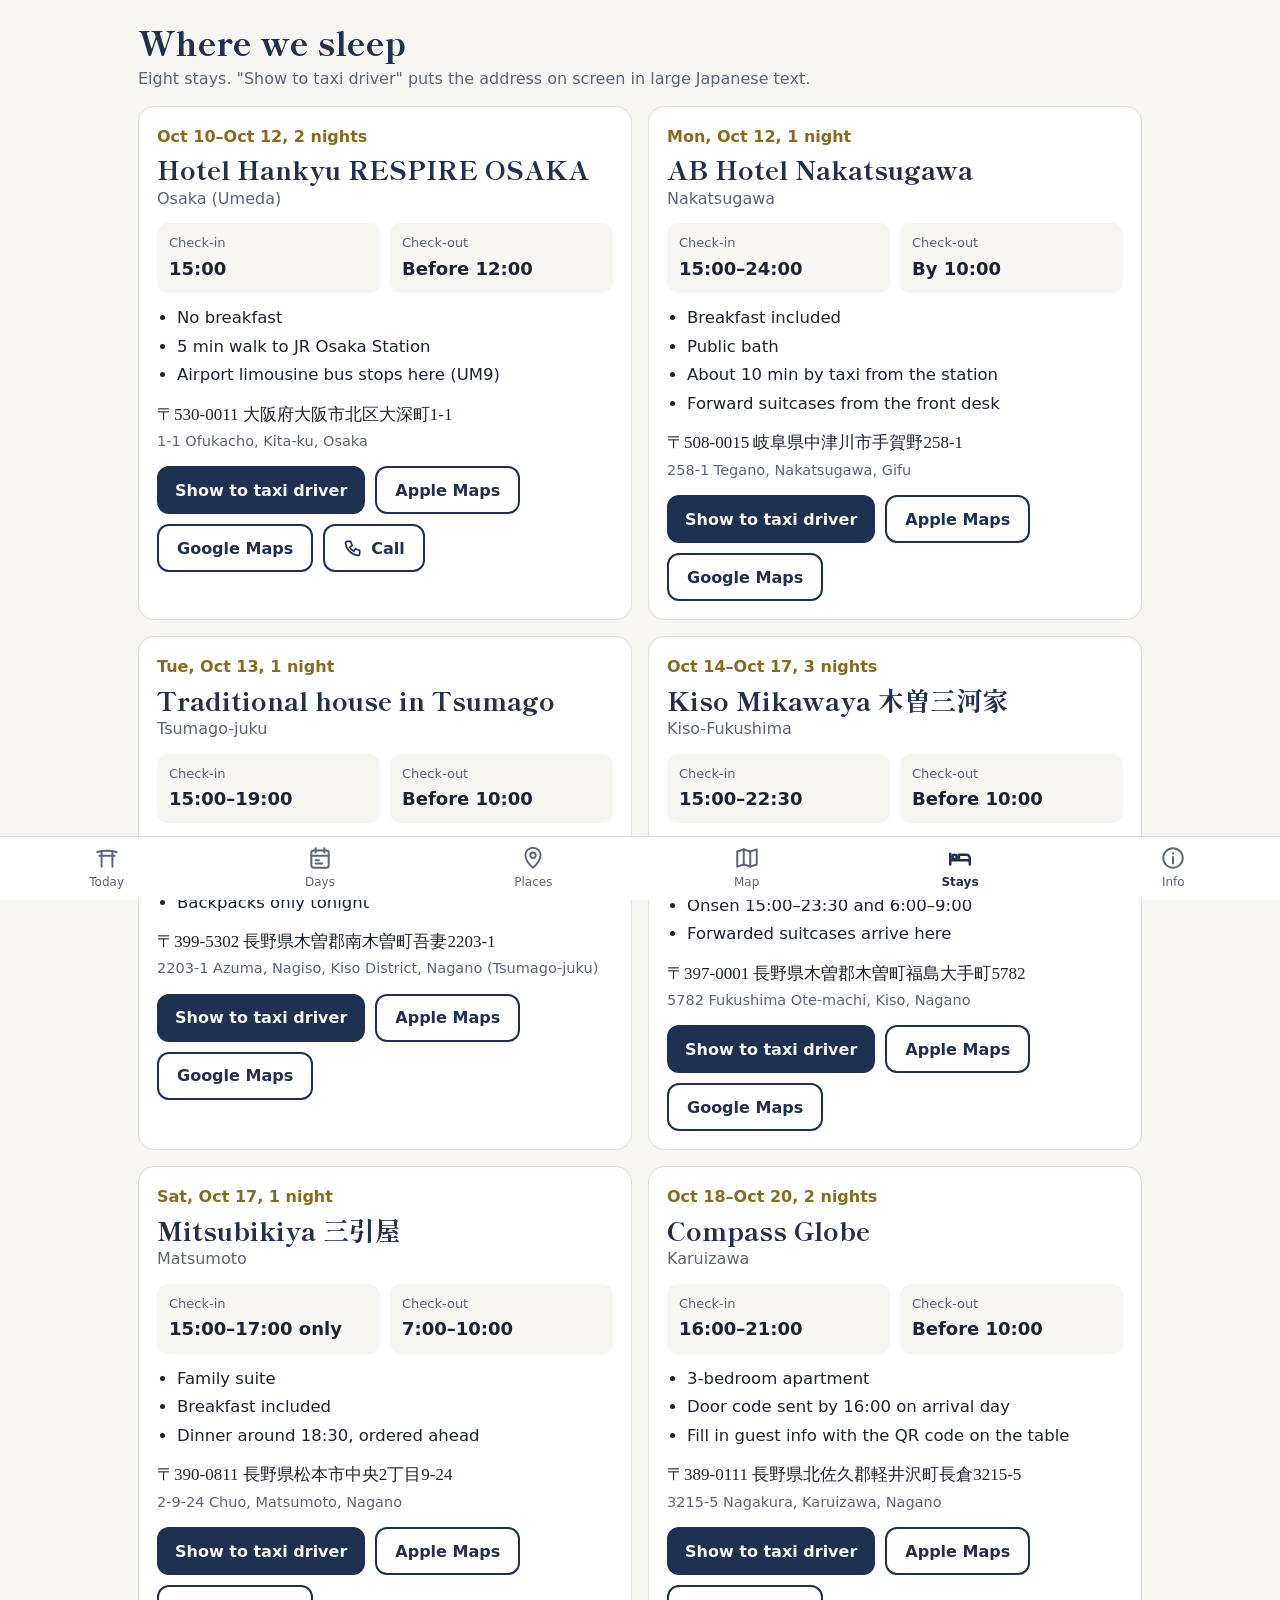
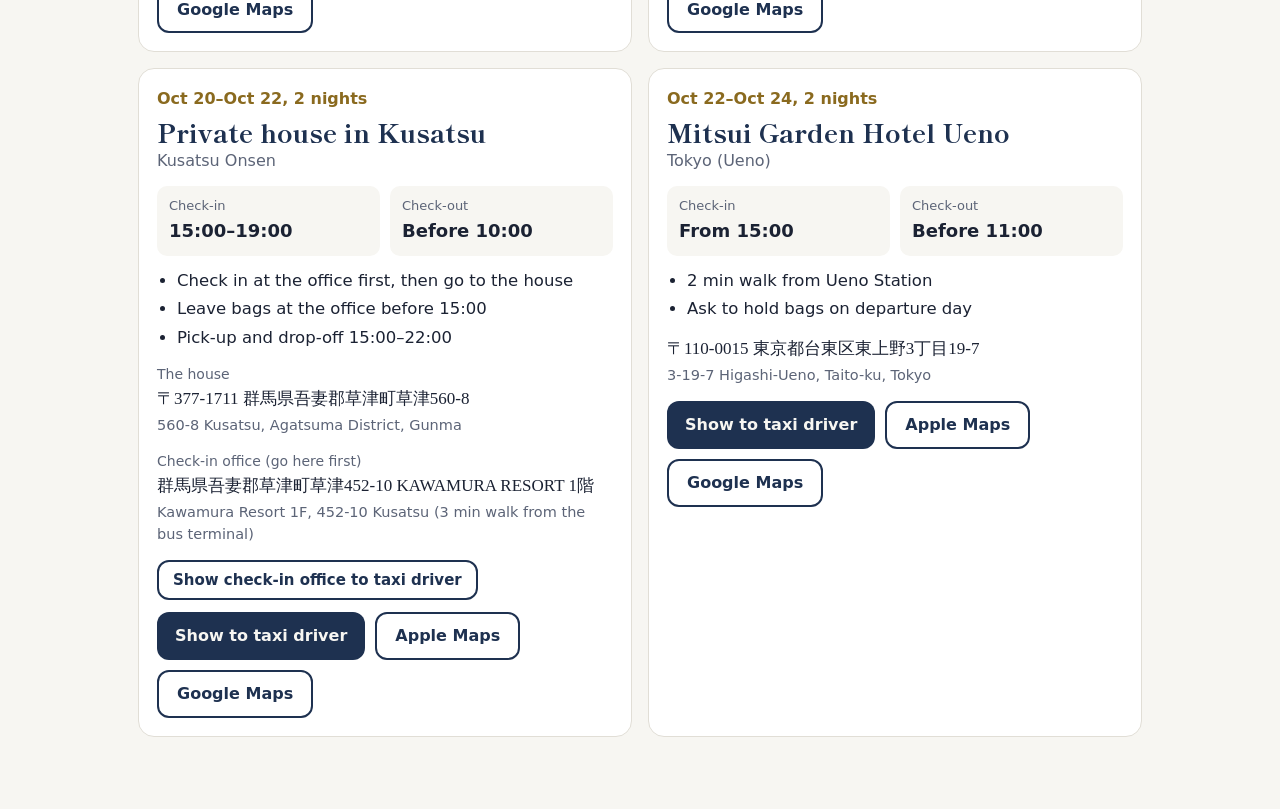
<file: 2026/nakasendo/stays.html>
<!doctype html>
<html lang="en">
<head>
  <meta charset="utf-8">
  <meta name="viewport" content="width=device-width, initial-scale=1, viewport-fit=cover">
  <title>Where we sleep · Nakasendō 2026</title>
  <meta name="theme-color" content="#1e3150">
  <link rel="manifest" href="manifest.webmanifest">
  <link rel="icon" href="img/icon-192.png">
  <link rel="apple-touch-icon" href="img/apple-touch-icon.png">
  <link rel="preconnect" href="https://fonts.googleapis.com">
  <link rel="preconnect" href="https://fonts.gstatic.com" crossorigin>
  <link href="https://fonts.googleapis.com/css2?family=Shippori+Mincho+B1:wght@700;800&family=Zen+Kaku+Gothic+New:wght@400;500;700&display=swap" rel="stylesheet">
  <link rel="stylesheet" href="assets/style.css">
</head>
<body data-page="stays">
  <main class="wrap">
    <header class="page-head">
      <h1>Where we sleep</h1>
      <p>Eight stays. "Show to taxi driver" puts the address on screen in large Japanese text.</p>
    </header>
    <div class="stays-grid" id="stays"></div>
  </main>

  <div class="taxi" id="taxi" role="dialog" aria-modal="true" aria-label="Address for the taxi driver">
    <p class="ask" lang="ja">この住所までお願いします。</p>
    <p class="big" lang="ja"></p>
    <p class="nm"></p>
    <p class="tel"></p>
    <div class="taxi-actions">
      <button class="btn say" type="button">Say it in Japanese</button>
      <button class="btn close" type="button">Close</button>
    </div>
  </div>

  <script src="assets/data.js"></script>
  <script src="assets/app.js"></script>
</body>
</html>
</file>
<file: 2026/nakasendo/assets/style.css>
/* Nakasendo 2026 — phone-first trip companion */
:root {
  --ink: #1e3150;          /* aizome indigo */
  --ink-2: #2c4268;
  --paper: #f7f6f2;
  --surface: #ffffff;
  --text: #1b2233;
  --muted: #5c6477;
  --line: #e1ded6;
  --today: #c9502a;        /* persimmon: only for "today" */
  --hike: #2f6b3a;
  --bird: #2b4c9b;
  --onsen: #c95a22;
  --town: #b2355a;
  --travel: #4b5565;
  --stay: #8a6a1f;
  --tabbar-h: 64px;
  --f-display: "Shippori Mincho B1", "Hiragino Mincho ProN", "Yu Mincho", Georgia, serif;
  --f-body: "Zen Kaku Gothic New", "Hiragino Sans", system-ui, -apple-system, sans-serif;
  color-scheme: light;
}
@media (prefers-color-scheme: dark) {
  :root {
    --ink: #9fb6e0;
    --ink-2: #c3d2ee;
    --paper: #10141d;
    --surface: #181e2b;
    --text: #e6e9f0;
    --muted: #a2a9ba;
    --line: #2a3246;
    --today: #ef7a4f;
    --hike: #5fae6c;
    --bird: #7d9bea;
    --onsen: #f08a4f;
    --town: #e2708f;
    --travel: #9aa4b6;
    --stay: #d4b25c;
    color-scheme: dark;
  }
}

* { box-sizing: border-box; }
html { -webkit-text-size-adjust: 100%; scroll-behavior: smooth; }
@media (prefers-reduced-motion: reduce) { html { scroll-behavior: auto; } }
body {
  margin: 0;
  background: var(--paper);
  color: var(--text);
  font-family: var(--f-body);
  font-size: 18px;
  line-height: 1.55;
  padding-bottom: calc(var(--tabbar-h) + env(safe-area-inset-bottom, 0px) + 8px);
}
a { color: var(--ink); text-underline-offset: 3px; }
:focus-visible { outline: 3px solid var(--today); outline-offset: 2px; border-radius: 4px; }
img { max-width: 100%; display: block; }
h1, h2, h3 { font-family: var(--f-display); font-weight: 800; color: var(--ink); line-height: 1.2; margin: 0; text-wrap: balance; }
.wrap { max-width: 760px; margin: 0 auto; padding: 0 18px; }
.sr-only { position: absolute; width: 1px; height: 1px; overflow: hidden; clip: rect(0 0 0 0); white-space: nowrap; }
.muted { color: var(--muted); }

/* ---------- Page header (inner pages) ---------- */
.page-head { padding: calc(env(safe-area-inset-top, 0px) + 22px) 0 14px; }
.page-head h1 { font-size: 34px; }
.page-head p { margin: 4px 0 0; color: var(--muted); font-size: 16px; }

/* ---------- Tab bar ---------- */
.tabbar {
  position: fixed; left: 0; right: 0; bottom: 0; z-index: 1000;
  height: calc(var(--tabbar-h) + env(safe-area-inset-bottom, 0px));
  padding-bottom: env(safe-area-inset-bottom, 0px);
  background: var(--surface);
  border-top: 1px solid var(--line);
  display: grid; grid-template-columns: repeat(6, 1fr);
}
.tabbar a {
  display: flex; flex-direction: column; align-items: center; justify-content: center; gap: 2px;
  text-decoration: none; color: var(--muted); font-size: 12px; font-weight: 500; min-width: 0;
}
.tabbar svg { width: 26px; height: 26px; stroke: currentColor; fill: none; stroke-width: 1.8; stroke-linecap: round; stroke-linejoin: round; }
.tabbar a[aria-current="page"] { color: var(--ink); font-weight: 700; }
.tabbar a[aria-current="page"] svg { stroke-width: 2.3; }

/* ---------- Home hero ---------- */
.hero {
  position: relative; color: #fff; overflow: hidden;
  background: #1e3150 url("../img/bg.jpg") center 35% / cover no-repeat;
  padding: calc(env(safe-area-inset-top, 0px) + 40px) 0 34px;
  min-height: 62vh; display: flex; align-items: flex-end;
}
.hero::before {
  content: ""; position: absolute; inset: 0;
  background: linear-gradient(180deg, rgba(20,32,56,.55) 0%, rgba(20,32,56,.15) 35%, rgba(20,32,56,.75) 100%);
}
.hero .wrap { position: relative; width: 100%; }
.hero h1 {
  color: #fff; font-size: clamp(54px, 15vw, 96px); letter-spacing: .02em; line-height: .95;
  text-shadow: 0 2px 24px rgba(0,0,0,.35);
}
.hero h1 .yr { display: block; font-size: .5em; letter-spacing: .3em; margin-top: 10px; font-weight: 700; }
.hero .route { margin: 18px 0 0; font-size: 19px; font-weight: 500; text-shadow: 0 1px 10px rgba(0,0,0,.5); }
.hero .dates { margin: 2px 0 0; font-size: 16px; opacity: .9; }

/* ---------- Today card ---------- */
.today {
  margin: -22px 0 0; position: relative; z-index: 2;
  background: var(--surface); border-radius: 18px;
  border-top: 6px solid var(--today);
  box-shadow: 0 10px 30px rgba(20,32,56,.16);
  padding: 20px 20px 18px;
}
.today .kicker { color: var(--today); font-weight: 700; font-size: 16px; margin: 0; }
.today h2 { font-size: 30px; margin-top: 4px; }
.today .where { color: var(--muted); margin: 2px 0 12px; font-size: 16px; }
.today ol { list-style: none; margin: 0 0 14px; padding: 0; }
.today li { display: grid; grid-template-columns: 78px 1fr; gap: 10px; padding: 8px 0; border-top: 1px solid var(--line); font-size: 17px; }
.today li b { font-variant-numeric: tabular-nums; color: var(--ink); }
.today .wx { display: flex; gap: 10px; align-items: baseline; flex-wrap: wrap; font-size: 16px; color: var(--muted); margin-bottom: 12px; }
.today .wx strong { color: var(--text); font-size: 20px; }
.btn-row { display: flex; gap: 10px; flex-wrap: wrap; }
.btn {
  display: inline-flex; align-items: center; justify-content: center; gap: 8px;
  min-height: 48px; padding: 10px 18px; border-radius: 12px;
  font: 700 16px var(--f-body); text-decoration: none; cursor: pointer;
  background: var(--ink); color: var(--paper); border: 0;
}
.btn.ghost { background: transparent; color: var(--ink); border: 2px solid var(--ink); }
.btn.small { min-height: 40px; padding: 6px 14px; font-size: 15px; }

/* ---------- Home sections ---------- */
.section { margin: 34px 0 0; }
.section > h2 { font-size: 24px; margin-bottom: 12px; }
.themes { display: grid; grid-template-columns: 1fr 1fr; gap: 12px; }
.theme {
  display: block; text-decoration: none; color: #fff; border-radius: 14px; padding: 16px 14px 14px; min-height: 132px;
}
.theme h3 { color: #fff; font-family: var(--f-body); font-weight: 700; font-size: 19px; display: flex; align-items: center; gap: 8px; }
.theme svg { width: 24px; height: 24px; stroke: #fff; fill: none; stroke-width: 1.8; stroke-linecap: round; stroke-linejoin: round; }
.theme p { margin: 6px 0 0; font-size: 15px; line-height: 1.4; opacity: .95; }
.theme.hike { background: #2f6b3a; } .theme.bird { background: #2b4c9b; }
.theme.onsen { background: #c95a22; } .theme.town { background: #b2355a; }

/* route strip */
.route-strip { display: flex; gap: 0; overflow-x: auto; scroll-snap-type: x proximity; padding: 4px 2px 10px; margin: 0 -18px; padding-inline: 18px; }
.route-strip a {
  flex: 0 0 auto; scroll-snap-align: start; text-decoration: none; color: var(--text);
  display: flex; flex-direction: column; align-items: center; width: 92px; position: relative; padding-top: 4px;
}
.route-strip a::before { content: ""; position: absolute; top: 25px; left: -50%; width: 100%; border-top: 2px dotted var(--muted); z-index: 0; }
.route-strip a:first-child::before { display: none; }
.route-strip .dot {
  position: relative; z-index: 1; width: 44px; height: 44px; border-radius: 50%; display: grid; place-items: center;
  background: var(--surface); border: 2px solid var(--ink);
}
.route-strip .dot svg { width: 24px; height: 24px; stroke: var(--ink); fill: none; stroke-width: 1.8; stroke-linecap: round; stroke-linejoin: round; }
.route-strip a.is-today .dot { border-color: var(--today); background: var(--today); }
.route-strip a.is-today .dot svg { stroke: #fff; }
.route-strip .nm { font-size: 13.5px; font-weight: 700; margin-top: 6px; text-align: center; line-height: 1.2; }
.route-strip .dy { font-size: 12.5px; color: var(--muted); }

.quick { display: grid; grid-template-columns: 1fr 1fr; gap: 10px; }
.quick a {
  display: flex; align-items: center; gap: 10px; min-height: 60px; padding: 12px 14px;
  background: var(--surface); border: 1px solid var(--line); border-radius: 12px;
  text-decoration: none; color: var(--text); font-weight: 700; font-size: 16px;
}
.quick svg { width: 24px; height: 24px; flex: 0 0 auto; stroke: var(--ink); fill: none; stroke-width: 1.8; stroke-linecap: round; stroke-linejoin: round; }

/* ---------- Days page ---------- */
.daynav {
  position: sticky; top: 0; z-index: 50; background: var(--paper);
  border-bottom: 1px solid var(--line); padding-top: env(safe-area-inset-top, 0px);
}
.daynav .chips { display: flex; gap: 8px; overflow-x: auto; padding: 10px 18px; scrollbar-width: none; }
.daynav .chips::-webkit-scrollbar { display: none; }
.chip {
  flex: 0 0 auto; display: flex; flex-direction: column; align-items: center; min-width: 56px; padding: 6px 10px;
  border-radius: 12px; border: 1.5px solid var(--line); background: var(--surface);
  text-decoration: none; color: var(--text); line-height: 1.15;
}
.chip b { font-size: 17px; }
.chip span { font-size: 12px; color: var(--muted); }
.chip.is-today { border-color: var(--today); background: var(--today); color: #fff; }
.chip.is-today span { color: #fff; }
.chip.is-current { border-color: var(--ink); }

.day { padding: 26px 0 8px; scroll-margin-top: 76px; border-bottom: 1px solid var(--line); }
.day:last-child { border-bottom: 0; }
.day-num { font-family: var(--f-display); font-weight: 800; color: var(--muted); font-size: 17px; margin: 0; }
.day.is-today .day-num { color: var(--today); }
.day h2 { font-size: 30px; margin-top: 2px; }
.day .meta { display: flex; flex-wrap: wrap; gap: 8px 14px; align-items: center; margin: 8px 0 14px; color: var(--muted); font-size: 16px; }
.tags { display: flex; gap: 6px; flex-wrap: wrap; }
.tag { font-size: 13px; font-weight: 700; padding: 3px 10px; border-radius: 999px; color: #fff; }
.tag.hike { background: var(--hike); } .tag.bird { background: var(--bird); } .tag.onsen { background: var(--onsen); }
.tag.town { background: var(--town); } .tag.travel { background: var(--travel); }
@media (prefers-color-scheme: dark) { .tag { color: #10141d; } }
.wxpill { display: inline-flex; gap: 6px; align-items: baseline; }
.wxpill strong { color: var(--text); }

.plan-head { display: flex; align-items: baseline; justify-content: space-between; gap: 12px; margin: 16px 0 2px; }
.plan-head .sub { margin: 0; }
.progress { font-size: 14px; font-weight: 700; color: var(--muted); font-variant-numeric: tabular-nums; }
.today .plan-head { margin-top: 0; justify-content: flex-end; }
.plan { list-style: none; margin: 0 0 14px; padding: 0; }
.plan li { display: grid; grid-template-columns: 34px 72px 1fr; gap: 10px; align-items: start; padding: 10px 0; border-top: 1px solid var(--line); }
.plan li:first-child { border-top: 0; }
.plan .t { font-weight: 700; color: var(--ink); font-variant-numeric: tabular-nums; font-size: 15.5px; padding-top: 4px; line-height: 1.3; }
.plan .w { font-size: 18px; }
.plan .n { display: block; color: var(--muted); font-size: 15.5px; margin-top: 2px; }
.plan li.opt .w::after { content: "Optional"; margin-left: 8px; font-size: 12px; font-weight: 700; color: var(--muted); border: 1px dashed var(--muted); border-radius: 999px; padding: 1px 8px; vertical-align: 2px; }
.chk {
  width: 32px; height: 32px; margin: 0; padding: 0; border-radius: 50%; cursor: pointer;
  border: 2px solid var(--muted); background: var(--surface); display: grid; place-items: center;
}
.chk svg { width: 20px; height: 20px; fill: none; stroke: transparent; stroke-width: 3; stroke-linecap: round; stroke-linejoin: round; }
.todo.done .chk { background: var(--hike); border-color: var(--hike); }
.todo.done .chk svg { stroke: #fff; }
.todo.done .w { text-decoration: line-through; text-decoration-thickness: 1.5px; color: var(--muted); }
.todo.done .t { color: var(--muted); }

.callout { margin: 12px 0 0; padding: 12px 14px; border-radius: 12px; background: var(--surface); border: 1px solid var(--line); font-size: 16.5px; }
.callout.must { border: 2px solid var(--today); }
.callout.must::before { content: "Don't miss: "; font-weight: 700; color: var(--today); }

.sub { font-family: var(--f-body); font-size: 15px; font-weight: 700; color: var(--muted); margin: 18px 0 6px; }
.linklist { list-style: none; margin: 0; padding: 0; }
.linklist li { padding: 8px 0; border-top: 1px solid var(--line); font-size: 17px; }
.linklist li:first-child { border-top: 0; }
.linklist .meal { color: var(--muted); font-size: 14px; display: block; }
.stay-link {
  display: flex; align-items: center; justify-content: space-between; gap: 12px; margin-top: 16px;
  padding: 14px 16px; border-radius: 12px; background: var(--surface); border: 1px solid var(--line);
  text-decoration: none; color: var(--text);
}
.stay-link small { display: block; color: var(--muted); font-size: 14px; }
.stay-link strong { font-size: 17px; }
.stay-link svg { width: 22px; height: 22px; stroke: var(--stay); fill: none; stroke-width: 2; flex: 0 0 auto; }

/* ---------- Stays page ---------- */
.stay { background: var(--surface); border: 1px solid var(--line); border-radius: 16px; padding: 18px; margin: 0 0 16px; scroll-margin-top: 20px; }
.stay.is-tonight { border: 2px solid var(--today); }
.stay .when { font-weight: 700; color: var(--stay); font-size: 16px; margin: 0; }
.stay.is-tonight .when { color: var(--today); }
.stay h2 { font-size: 26px; margin: 4px 0 2px; }
.stay .area { color: var(--muted); margin: 0 0 12px; font-size: 16px; }
.times { display: grid; grid-template-columns: 1fr 1fr; gap: 10px; margin: 0 0 12px; }
.times div { background: var(--paper); border-radius: 10px; padding: 10px 12px; }
.times small { display: block; color: var(--muted); font-size: 13px; }
.times strong { font-size: 18px; }
.stay ul { margin: 0 0 14px; padding-left: 20px; font-size: 16.5px; }
.stay ul li { margin: 3px 0; }
.addr-jp { font-family: var(--f-display); font-size: 17px; margin: 0; }
.addr-en { color: var(--muted); font-size: 14.5px; margin: 2px 0 14px; }

/* taxi overlay */
.taxi {
  position: fixed; inset: 0; z-index: 2000; background: #fff; color: #111;
  display: none; flex-direction: column; padding: calc(env(safe-area-inset-top, 0px) + 18px) 22px calc(env(safe-area-inset-bottom, 0px) + 22px);
}
.taxi.open { display: flex; }
.taxi .ask { font-family: var(--f-display); font-size: 22px; margin: 0 0 18px; color: #333; }
.taxi .big { font-family: var(--f-display); font-weight: 800; font-size: clamp(30px, 9vw, 54px); line-height: 1.35; margin: 0; word-break: break-all; color: #111; }
.taxi .nm { font-size: 22px; margin: 18px 0 0; font-weight: 700; }
.taxi .tel { font-size: 22px; margin: 8px 0 0; }
.taxi .close { margin-top: auto; min-height: 56px; font-size: 18px; background: #1e3150; color: #fff; }

/* ---------- Info page ---------- */
.info details { background: var(--surface); border: 1px solid var(--line); border-radius: 14px; margin: 0 0 12px; scroll-margin-top: 20px; }
.info summary {
  list-style: none; cursor: pointer; padding: 16px 18px; display: flex; align-items: center; gap: 12px;
  font-family: var(--f-display); font-weight: 800; font-size: 21px; color: var(--ink); min-height: 60px;
}
.info summary::-webkit-details-marker { display: none; }
.info summary::after { content: "+"; margin-left: auto; font-family: var(--f-body); font-size: 26px; font-weight: 400; color: var(--muted); }
.info details[open] summary::after { content: "−"; }
.info summary svg { width: 24px; height: 24px; stroke: var(--ink); fill: none; stroke-width: 1.8; stroke-linecap: round; stroke-linejoin: round; flex: 0 0 auto; }
.info .body { padding: 0 18px 16px; font-size: 17px; }
.info .body p { margin: 0 0 10px; }
.info .body ul { margin: 0 0 10px; padding-left: 20px; }
.info .body li { margin: 4px 0; }
.info table { width: 100%; border-collapse: collapse; font-size: 15.5px; margin: 4px 0 10px; }
.info th, .info td { text-align: left; padding: 8px 6px; border-top: 1px solid var(--line); vertical-align: top; }
.info th { font-size: 13px; color: var(--muted); font-weight: 700; border-top: 0; }
.info td.num { font-variant-numeric: tabular-nums; white-space: nowrap; }
.phrase { padding: 10px 0; border-top: 1px solid var(--line); }
.phrase:first-child { border-top: 0; }
.phrase .jp { font-family: var(--f-display); font-size: 22px; font-weight: 700; display: block; }
.phrase .ro { color: var(--muted); font-size: 15px; }
.tel-big { display: inline-block; font-size: 24px; font-weight: 700; text-decoration: none; }

/* ---------- Map page ---------- */
body.page-map { padding-bottom: 0; }
#map { position: fixed; inset: 0 0 calc(var(--tabbar-h) + env(safe-area-inset-bottom, 0px)) 0; z-index: 1; }
.map-filters {
  position: fixed; z-index: 500; left: 0; right: 0; top: calc(env(safe-area-inset-top, 0px) + 10px);
  display: flex; gap: 8px; overflow-x: auto; padding: 0 12px; scrollbar-width: none;
}
.map-filters::-webkit-scrollbar { display: none; }
.map-filters button {
  flex: 0 0 auto; min-height: 40px; padding: 6px 14px; border-radius: 999px; border: 0;
  background: var(--surface); color: var(--text); font: 700 15px var(--f-body);
  box-shadow: 0 2px 8px rgba(0,0,0,.18); display: flex; align-items: center; gap: 6px; cursor: pointer;
}
.map-filters button i { width: 12px; height: 12px; border-radius: 50%; display: inline-block; }
.map-filters button[aria-pressed="true"] { background: var(--ink); color: var(--paper); }
.locate {
  position: fixed; z-index: 500; right: 14px; bottom: calc(var(--tabbar-h) + env(safe-area-inset-bottom, 0px) + 26px);
  width: 52px; height: 52px; border-radius: 50%; border: 0; background: var(--surface); box-shadow: 0 2px 10px rgba(0,0,0,.25);
  display: grid; place-items: center; cursor: pointer;
}
.locate svg { width: 26px; height: 26px; stroke: var(--ink); fill: none; stroke-width: 2; }
.locate[aria-pressed="true"] { background: var(--ink); }
.locate[aria-pressed="true"] svg { stroke: var(--paper); }
.leaflet-popup-content { font-family: var(--f-body); font-size: 16px; line-height: 1.45; margin: 12px 14px; }
.leaflet-popup-content b { font-size: 17px; }
.leaflet-popup-content .pd { color: #666; font-size: 14px; }
.leaflet-popup-content a { font-weight: 700; }
.pin { width: 18px; height: 18px; border-radius: 50%; border: 2.5px solid #fff; box-shadow: 0 1px 5px rgba(0,0,0,.5); }
.pin.sq { border-radius: 4px; }
.pin.opt { opacity: .6; border-style: dashed; }
.me { width: 18px; height: 18px; border-radius: 50%; background: #1a73e8; border: 3px solid #fff; box-shadow: 0 0 0 6px rgba(26,115,232,.25); }

/* ---------- iPad / wide ---------- */
@media (min-width: 900px) {
  body { font-size: 19px; }
  .wrap { max-width: 1040px; }
  .home-grid { display: grid; grid-template-columns: 1.1fr 1fr; gap: 28px; align-items: start; }
  .home-grid .section:first-child { margin-top: 34px; }
  .themes { grid-template-columns: 1fr 1fr; }
  .days-layout { display: grid; grid-template-columns: 220px 1fr; gap: 34px; }
  .daynav { position: sticky; top: 0; align-self: start; border: 0; background: transparent; max-height: 100vh; overflow-y: auto; padding-top: 18px; }
  .daynav .chips { flex-direction: column; padding: 0; overflow: visible; }
  .chip { flex-direction: row; justify-content: space-between; gap: 10px; }
  .day { scroll-margin-top: 16px; }
  .stays-grid { display: grid; grid-template-columns: 1fr 1fr; gap: 16px; }
  .stays-grid .stay { margin: 0; }
  .info { columns: 2; column-gap: 16px; }
  .info details { break-inside: avoid; }
}

/* Latin figures for temperatures and prices (the Japanese face has wide ° and ¥) */
.wxpill, .today .wx, .plan .t, .times strong, .info td.num, .progress { font-family: -apple-system, system-ui, "Helvetica Neue", sans-serif; }
.addr-jp, .taxi .big { line-break: strict; }

/* Shared Google Maps list */
.quick a.wide { grid-column: 1 / -1; }
.quick a small { display: block; font-weight: 400; color: var(--muted); font-size: 14px; }
.map-filters a.saved {
  flex: 0 0 auto; min-height: 40px; padding: 6px 14px; border-radius: 999px; display: flex; align-items: center;
  background: var(--surface); color: var(--ink); font: 700 15px var(--f-body); text-decoration: none;
  border: 2px solid var(--ink); box-shadow: 0 2px 8px rgba(0,0,0,.18);
}

/* Speak buttons on phrases */
.phrase { display: grid; grid-template-columns: 1fr auto; gap: 4px 12px; align-items: center; }
.phrase .jp, .phrase .ro { grid-column: 1; }
.phrase .speak {
  grid-column: 2; grid-row: 1 / span 2; width: 48px; height: 48px; border-radius: 50%; cursor: pointer;
  border: 2px solid var(--ink); background: var(--surface); display: grid; place-items: center; padding: 0;
}
.phrase .speak svg { width: 24px; height: 24px; stroke: var(--ink); fill: none; stroke-width: 2; stroke-linecap: round; stroke-linejoin: round; }
.phrase .speak.on { background: var(--ink); }
.phrase .speak.on svg { stroke: var(--paper); }

/* Taxi screen actions */
.taxi-actions { margin-top: auto; display: grid; gap: 10px; }
.taxi .close { margin-top: 0; }
.taxi .say { min-height: 56px; font-size: 18px; background: #fff; color: #1e3150; border: 2px solid #1e3150; }
.taxi .say svg { width: 24px; height: 24px; stroke: currentColor; fill: none; stroke-width: 2; stroke-linecap: round; stroke-linejoin: round; }
.taxi .say.on { background: #1e3150; color: #fff; }

/* ---------- Saved places page ---------- */
.pl-top { position: sticky; top: 0; z-index: 60; background: var(--paper); padding: calc(env(safe-area-inset-top, 0px) + 8px) 0 8px; margin: 0 -18px; padding-inline: 18px; border-bottom: 1px solid var(--line); }
.pl-combo { position: relative; }
.pl-search {
  width: 100%; min-height: 54px; padding: 12px 16px 12px 46px; border-radius: 14px; border: 2px solid var(--ink);
  background: var(--surface) url("data:image/svg+xml,%3Csvg xmlns='http://www.w3.org/2000/svg' viewBox='0 0 24 24' fill='none' stroke='%235c6477' stroke-width='2' stroke-linecap='round'%3E%3Ccircle cx='11' cy='11' r='7'/%3E%3Cpath d='M20 20l-4-4'/%3E%3C/svg%3E") 14px center / 22px no-repeat;
  color: var(--text); font: 500 18px var(--f-body); -webkit-appearance: none; appearance: none;
}
.pl-search::placeholder { color: var(--muted); }
.pl-suggest {
  position: absolute; left: 0; right: 0; top: calc(100% + 6px); z-index: 70; list-style: none; margin: 0; padding: 6px;
  background: var(--surface); border: 1px solid var(--line); border-radius: 14px; box-shadow: 0 12px 30px rgba(20,32,56,.22);
  max-height: 60vh; overflow-y: auto;
}
.pl-suggest li { display: flex; align-items: center; gap: 10px; border-radius: 10px; }
.pl-suggest li.on { background: var(--paper); }
.pl-go { flex: 1; min-width: 0; text-align: left; background: none; border: 0; padding: 10px 8px; cursor: pointer; color: var(--text); font: inherit; }
.pl-go .pl-name { display: block; font-size: 18px; font-weight: 700; }
.pl-go .pl-meta { display: block; font-size: 14px; color: var(--muted); }
.pl-suggest .btn { margin-right: 4px; }
.pl-none { padding: 14px 10px; color: var(--muted); font-size: 16px; }
.pl-jump { display: flex; gap: 8px; overflow-x: auto; padding-top: 10px; scrollbar-width: none; }
.pl-jump::-webkit-scrollbar { display: none; }
.pl-jump a { flex: 0 0 auto; padding: 7px 14px; border-radius: 999px; background: var(--surface); border: 1.5px solid var(--line); color: var(--text); text-decoration: none; font-weight: 700; font-size: 15px; }
.pl-jump a span { color: var(--muted); font-weight: 500; }
.pl-listbtn { width: 100%; margin: 16px 0 4px; }
.pl-group { scroll-margin-top: 140px; margin-top: 26px; }
.pl-group h2 { font-size: 26px; margin-bottom: 4px; }
.pl-list { list-style: none; margin: 0; padding: 0; }
.pl-area { margin: 14px 0 2px; font-weight: 700; color: var(--ink); font-size: 15px; display: flex; gap: 8px; align-items: baseline; }
.pl-area span { color: var(--muted); font-weight: 500; font-size: 14px; }
.pl-item {
  display: flex; align-items: center; gap: 12px; padding: 12px 14px; margin: 6px 0;
  background: var(--surface); border: 1px solid var(--line); border-radius: 12px; scroll-margin-top: 150px;
}
.pl-text { flex: 1; min-width: 0; }
.pl-name { margin: 0; font-size: 18px; font-weight: 700; line-height: 1.3; }
.pl-meta { margin: 2px 0 0; font-size: 14.5px; color: var(--muted); }
.pl-meta .sep::before { content: ""; display: inline-block; width: 4px; height: 4px; border-radius: 50%; background: currentColor; margin: 0 8px; vertical-align: middle; }
.pl-item .btn { flex: 0 0 auto; }
.pl-item.flash { animation: plflash 1.6s ease-out; }
@keyframes plflash { 0%, 30% { border-color: var(--today); box-shadow: 0 0 0 4px color-mix(in srgb, var(--today) 30%, transparent); } 100% { border-color: var(--line); box-shadow: none; } }
@media (prefers-reduced-motion: reduce) { .pl-item.flash { animation: none; border: 2px solid var(--today); } }
@media (min-width: 900px) { .pl-list { display: grid; grid-template-columns: 1fr 1fr; column-gap: 12px; } .pl-area { grid-column: 1 / -1; } }
.pl-btns { display: flex; flex-direction: column; gap: 6px; flex: 0 0 auto; }
</file>
